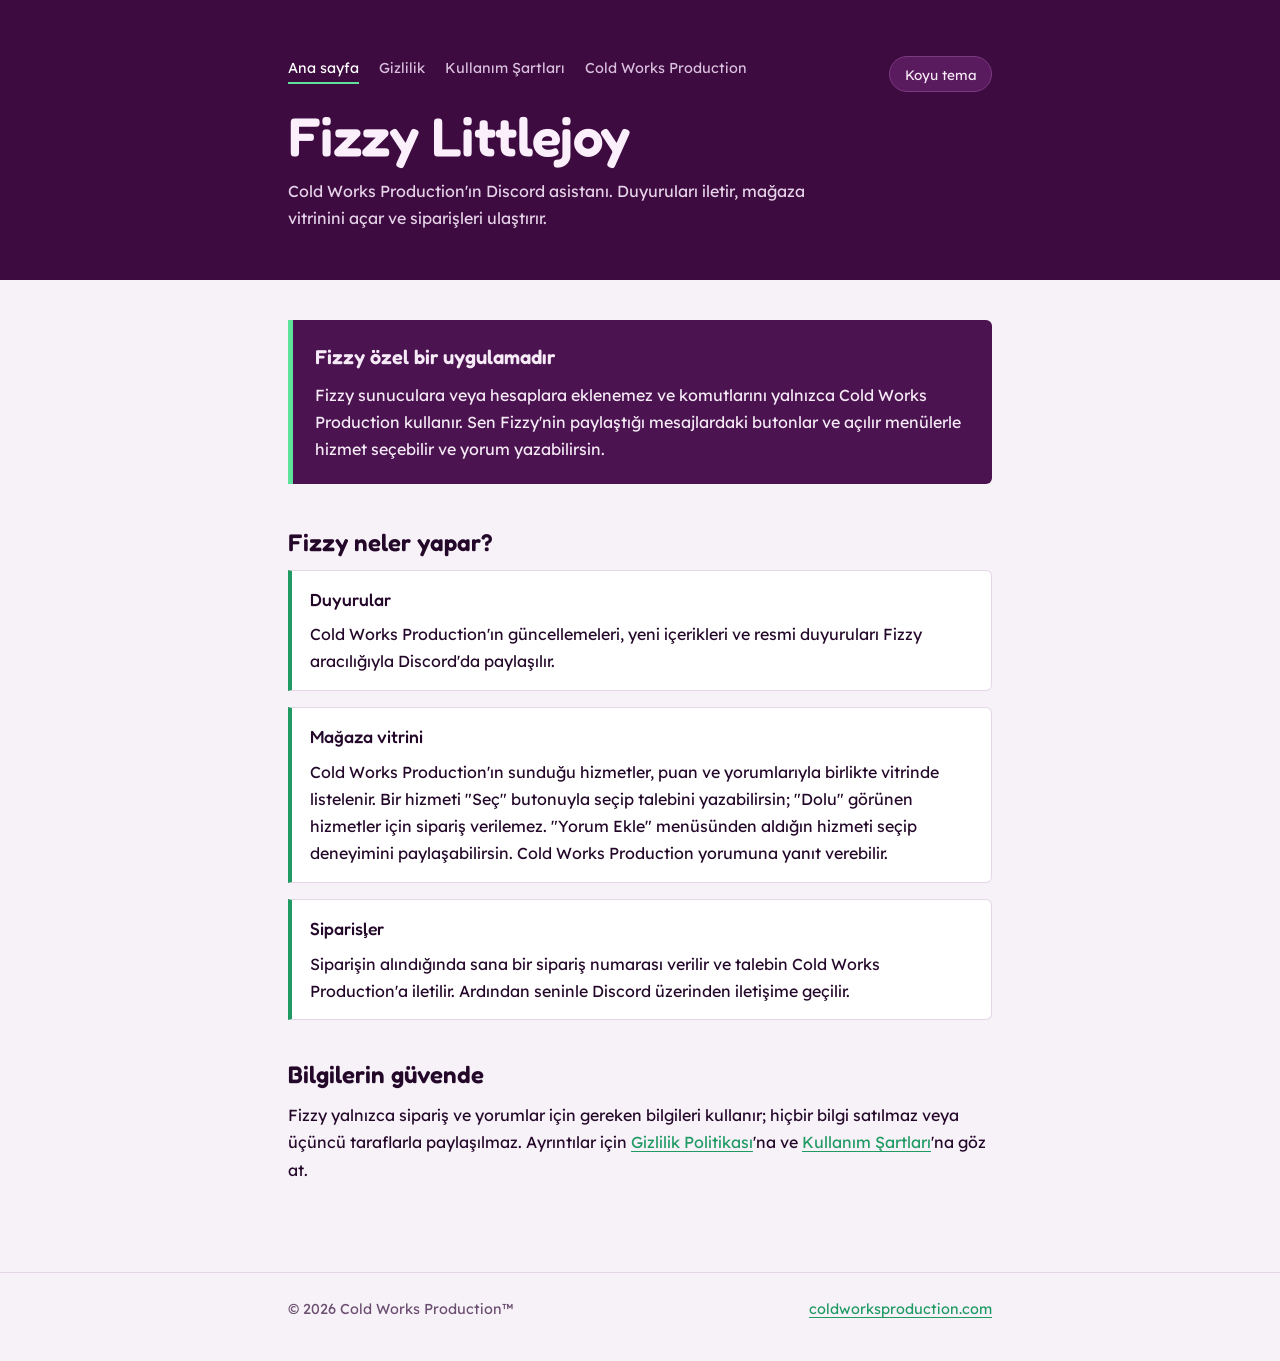
<file: index.html>
<!DOCTYPE html>
<html lang="tr">
<head>
<meta charset="UTF-8">
<meta name="viewport" content="width=device-width, initial-scale=1, viewport-fit=cover">
<title>Fizzy Littlejoy — Cold Works Production</title>
<meta name="description" content="Fizzy Littlejoy, Cold Works Production'ın duyuru ve mağaza asistanı Discord uygulaması.">
<link rel="icon" href="data:image/svg+xml,<svg xmlns='http://www.w3.org/2000/svg' viewBox='0 0 100 100'><text y='.9em' font-size='90'>🫧</text></svg>">
<link rel="preconnect" href="https://fonts.googleapis.com">
<link rel="preconnect" href="https://fonts.gstatic.com" crossorigin>
<link href="https://fonts.googleapis.com/css2?family=Fredoka:wght@500;600&family=Lexend:wght@400;500&display=swap" rel="stylesheet">
<link rel="stylesheet" href="style.css">
</head>
<body>

<header>
  <div class="wrap">
    <button class="theme-toggle" type="button" id="themeToggle" aria-label="Temayı değiştir">Koyu tema</button>
    <nav class="site-nav" aria-label="Site menüsü">
      <a href="./" aria-current="page">Ana sayfa</a>
      <a href="privacy/">Gizlilik</a>
      <a href="terms/">Kullanım Şartları</a>
      <a href="https://coldworksproduction.com/">Cold Works Production</a>
    </nav>
    <h1>Fizzy Littlejoy</h1>
    <p>Cold Works Production'ın Discord asistanı. Duyuruları iletir, mağaza vitrinini açar ve siparişleri ulaştırır.</p>
  </div>
</header>

<main>
  <div class="wrap">

    <div class="summary">
      <h2>Fizzy özel bir uygulamadır</h2>
      <p>Fizzy sunuculara veya hesaplara eklenemez ve komutlarını yalnızca Cold Works Production kullanır. Sen Fizzy'nin paylaştığı mesajlardaki butonlar ve açılır menülerle hizmet seçebilir ve yorum yazabilirsin.</p>
    </div>

    <section id="neler-yapar">
      <h2>Fizzy neler yapar?</h2>

      <div class="data">
        <h3>Duyurular</h3>
        <p>Cold Works Production'ın güncellemeleri, yeni içerikleri ve resmi duyuruları Fizzy aracılığıyla Discord'da paylaşılır.</p>
      </div>

      <div class="data">
        <h3>Mağaza vitrini</h3>
        <p>Cold Works Production'ın sunduğu hizmetler, puan ve yorumlarıyla birlikte vitrinde listelenir. Bir hizmeti "Seç" butonuyla seçip talebini yazabilirsin; "Dolu" görünen hizmetler için sipariş verilemez. "Yorum Ekle" menüsünden aldığın hizmeti seçip deneyimini paylaşabilirsin. Cold Works Production yorumuna yanıt verebilir.</p>
      </div>

      <div class="data">
        <h3>Siparişler</h3>
        <p>Siparişin alındığında sana bir sipariş numarası verilir ve talebin Cold Works Production'a iletilir. Ardından seninle Discord üzerinden iletişime geçilir.</p>
      </div>
    </section>

    <section id="gizlilik">
      <h2>Bilgilerin güvende</h2>
      <p>Fizzy yalnızca sipariş ve yorumlar için gereken bilgileri kullanır; hiçbir bilgi satılmaz veya üçüncü taraflarla paylaşılmaz. Ayrıntılar için <a href="privacy/">Gizlilik Politikası</a>'na ve <a href="terms/">Kullanım Şartları</a>'na göz at.</p>
    </section>

  </div>
</main>

<footer>
  <div class="wrap">
    <span>© <span id="year">2026</span> Cold Works Production™</span>
    <a href="https://coldworksproduction.com/">coldworksproduction.com</a>
  </div>
</footer>

<script src="script.js"></script>
</body>
</html>
</file>
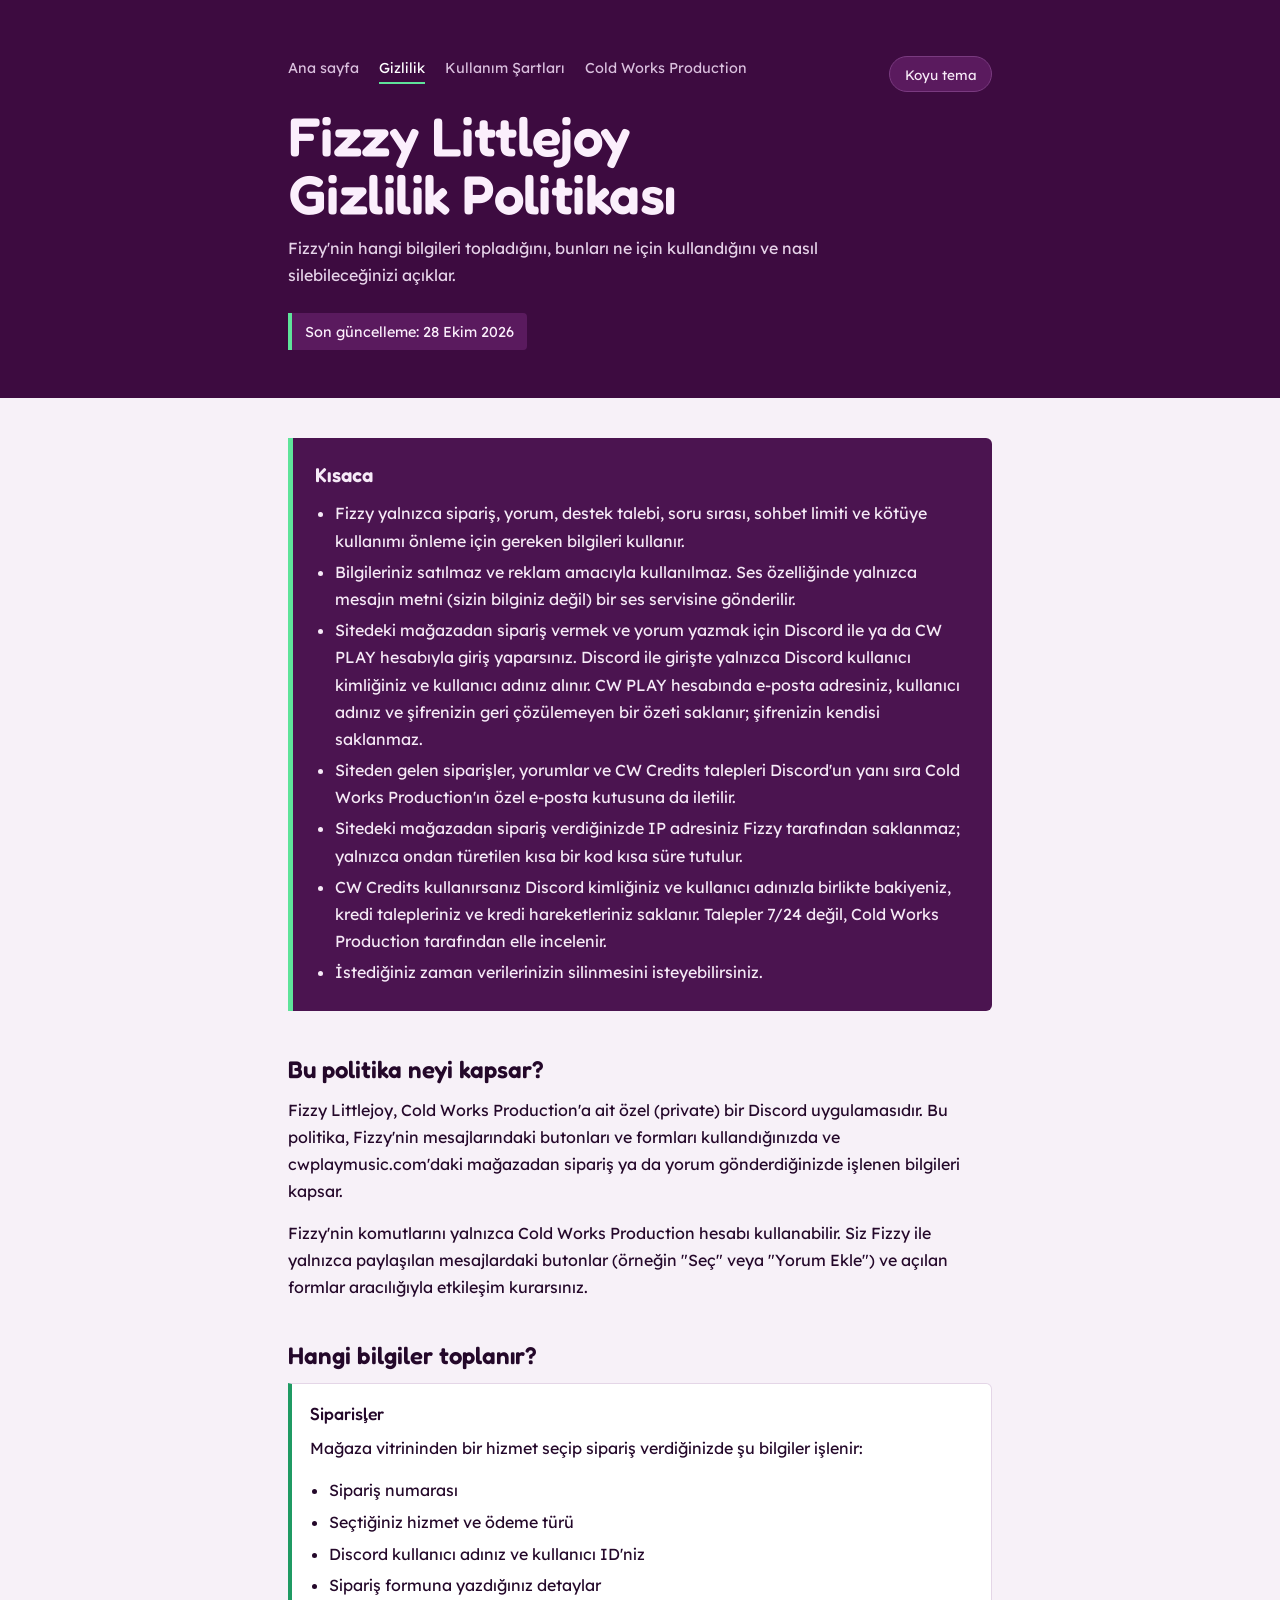
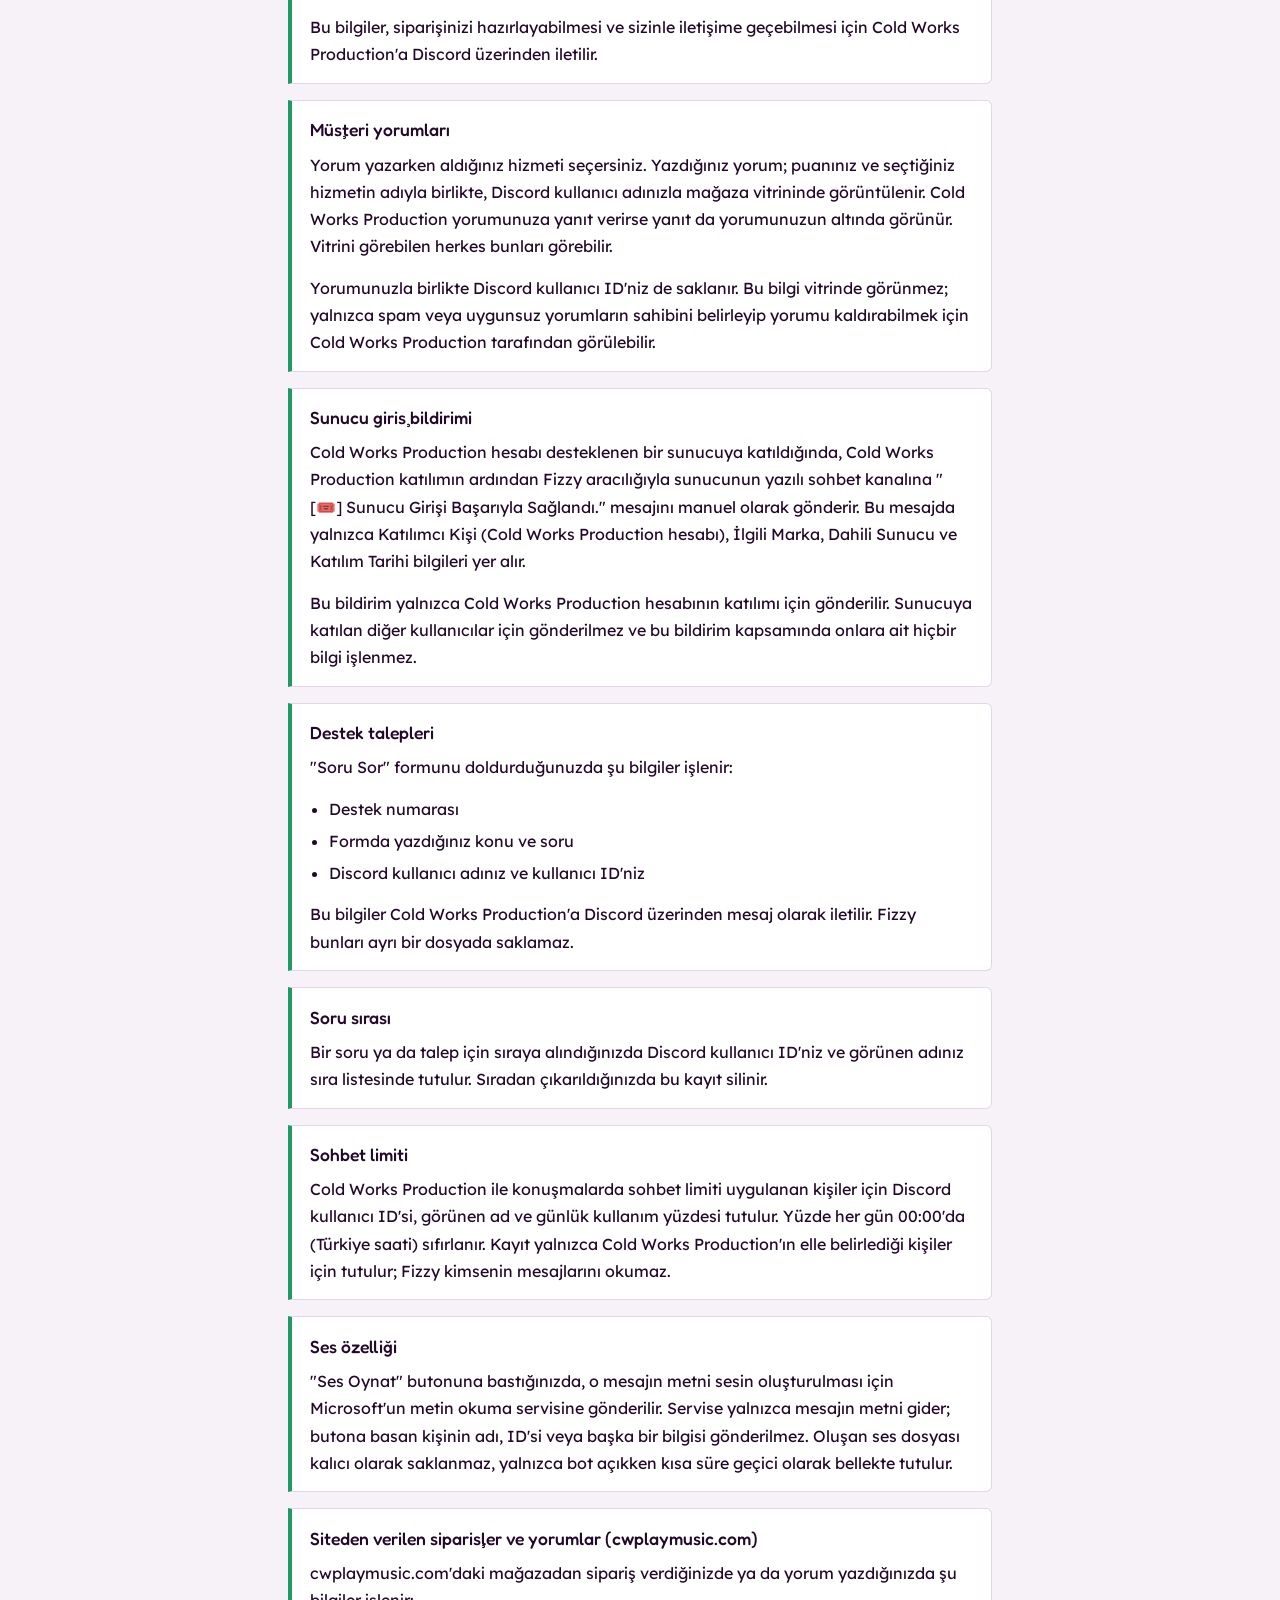
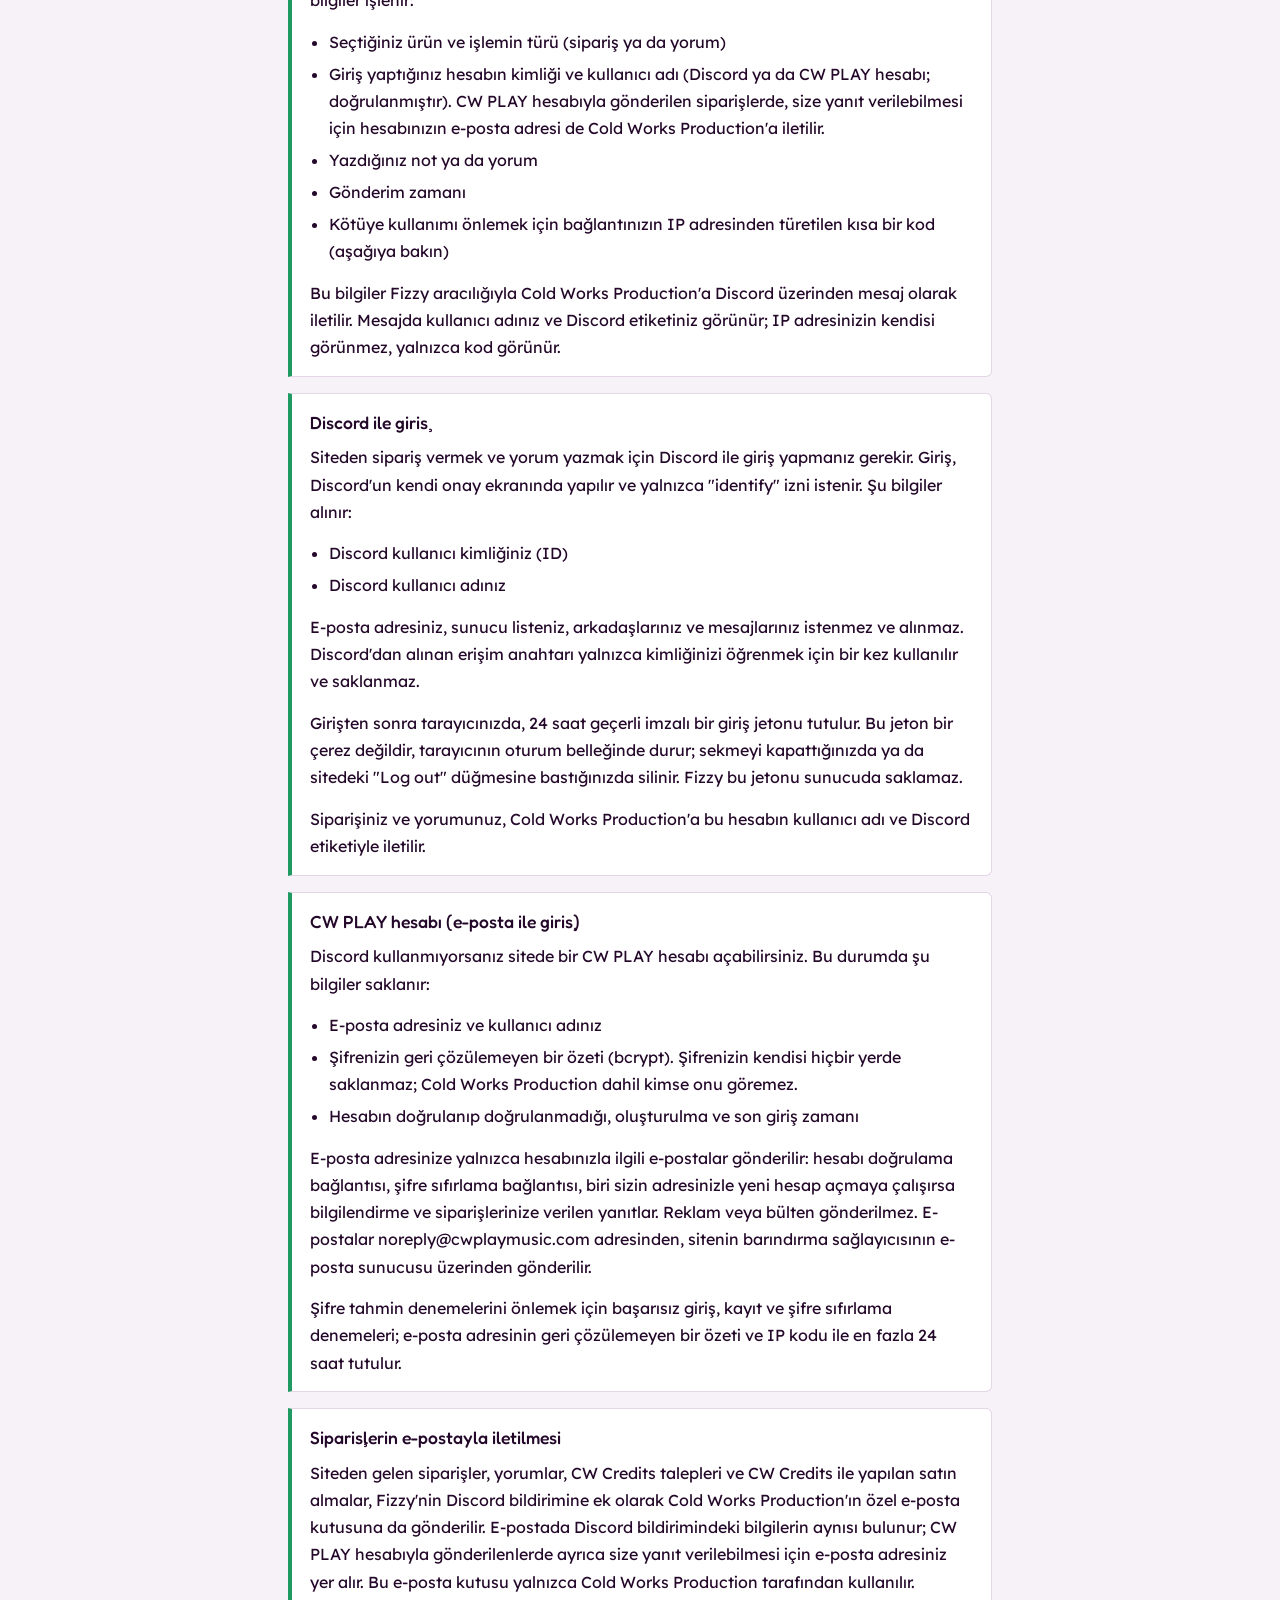
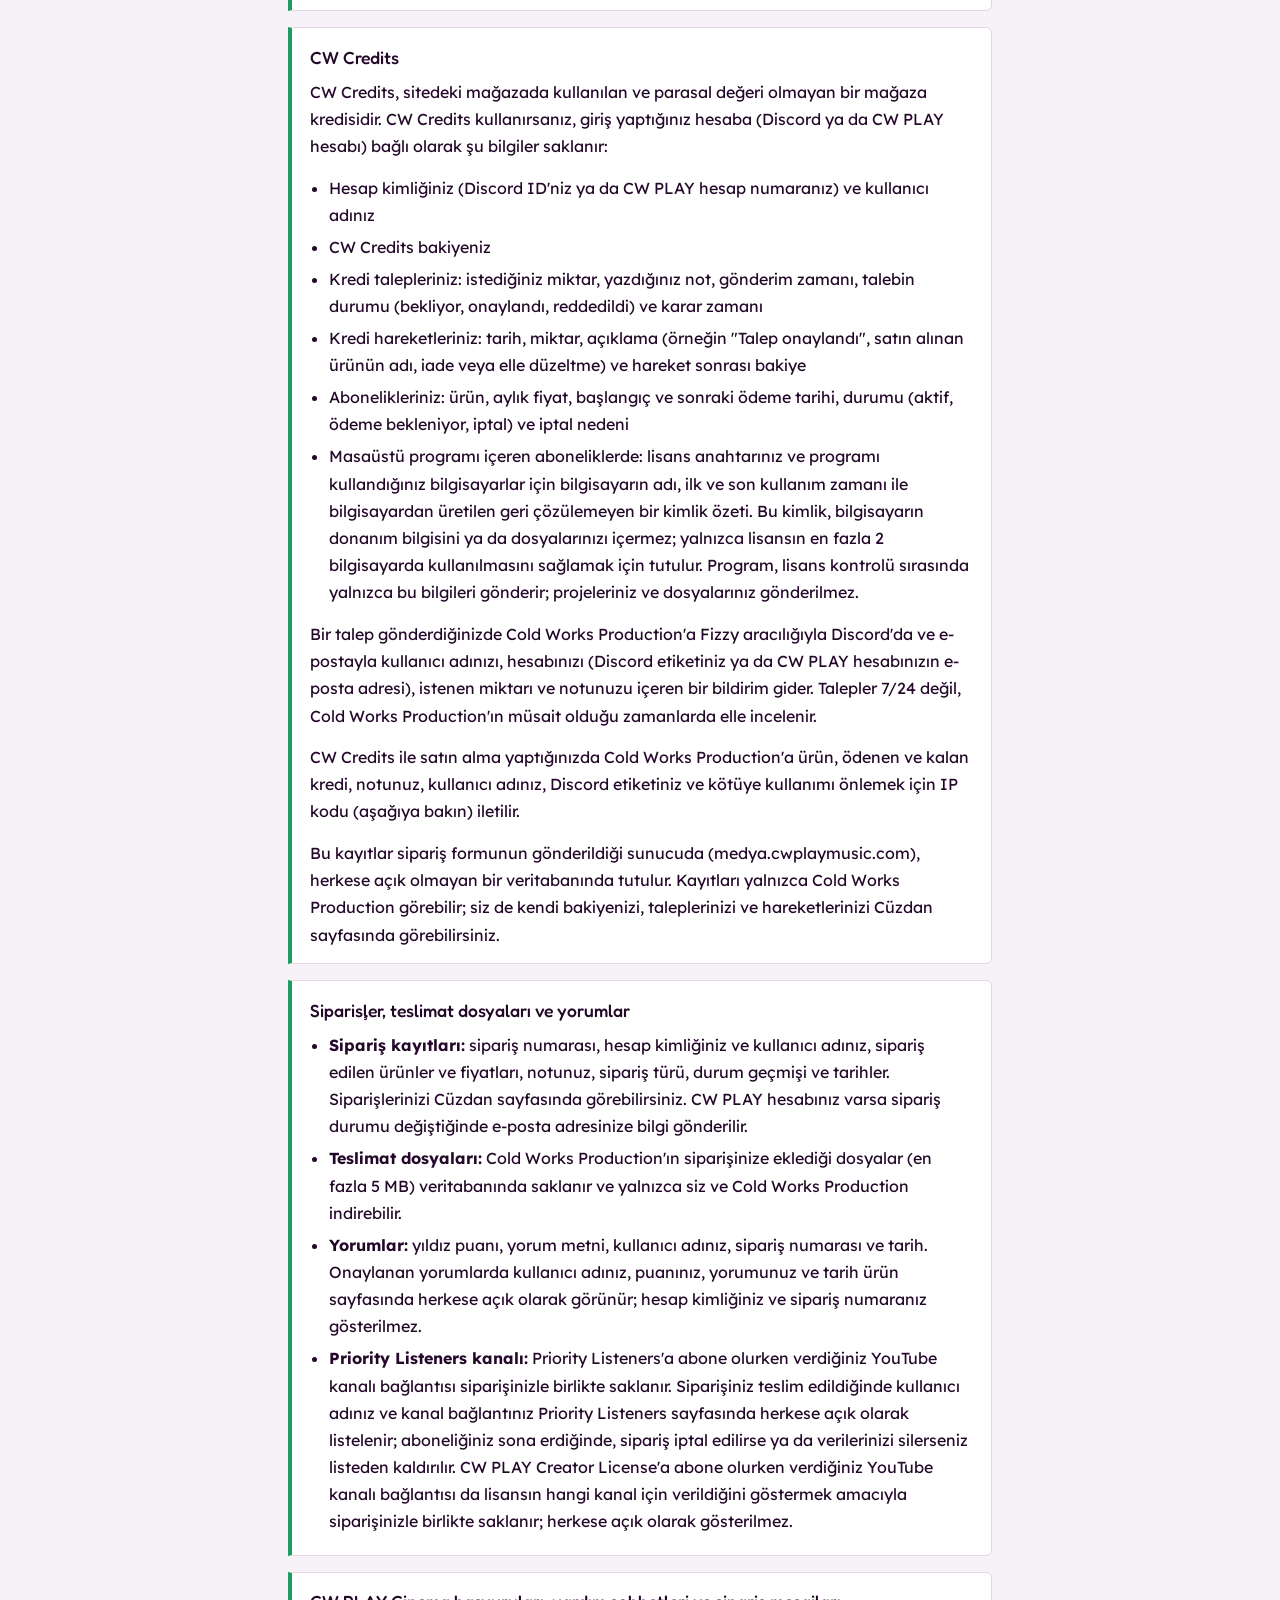
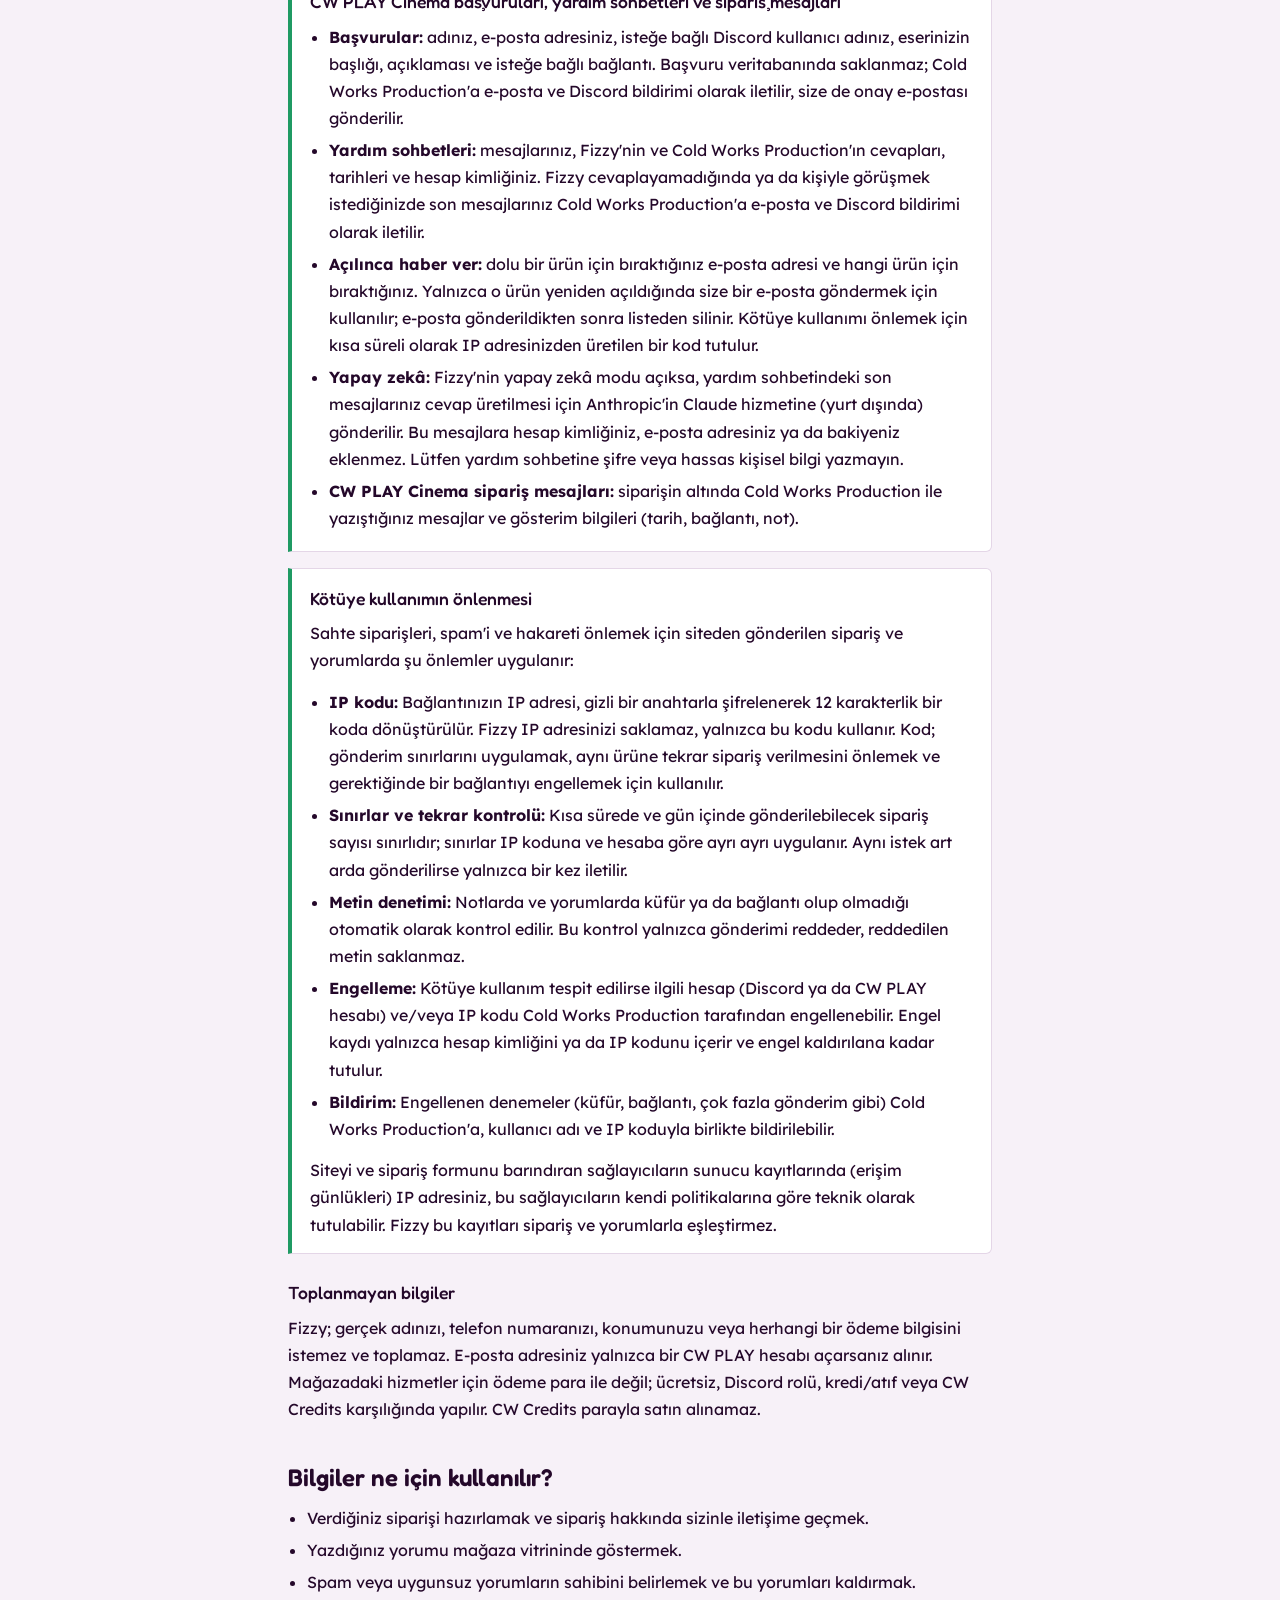
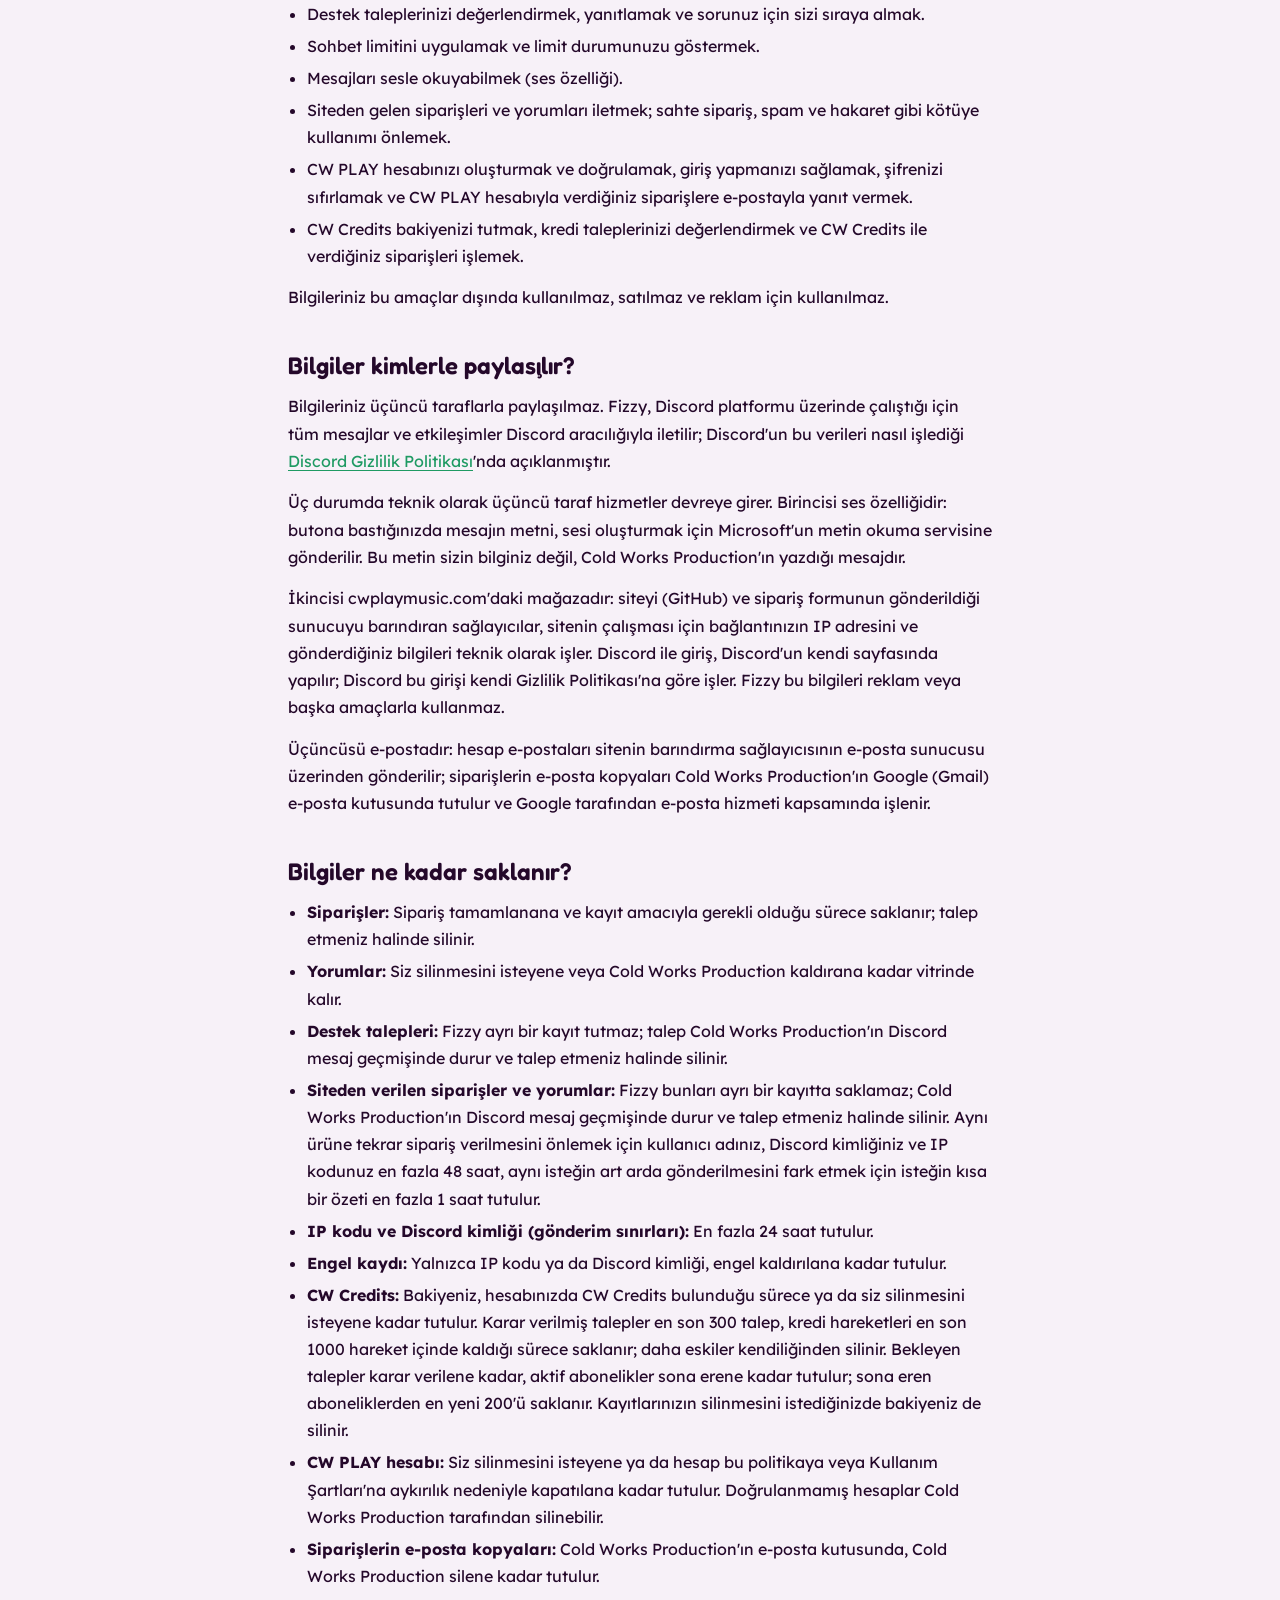
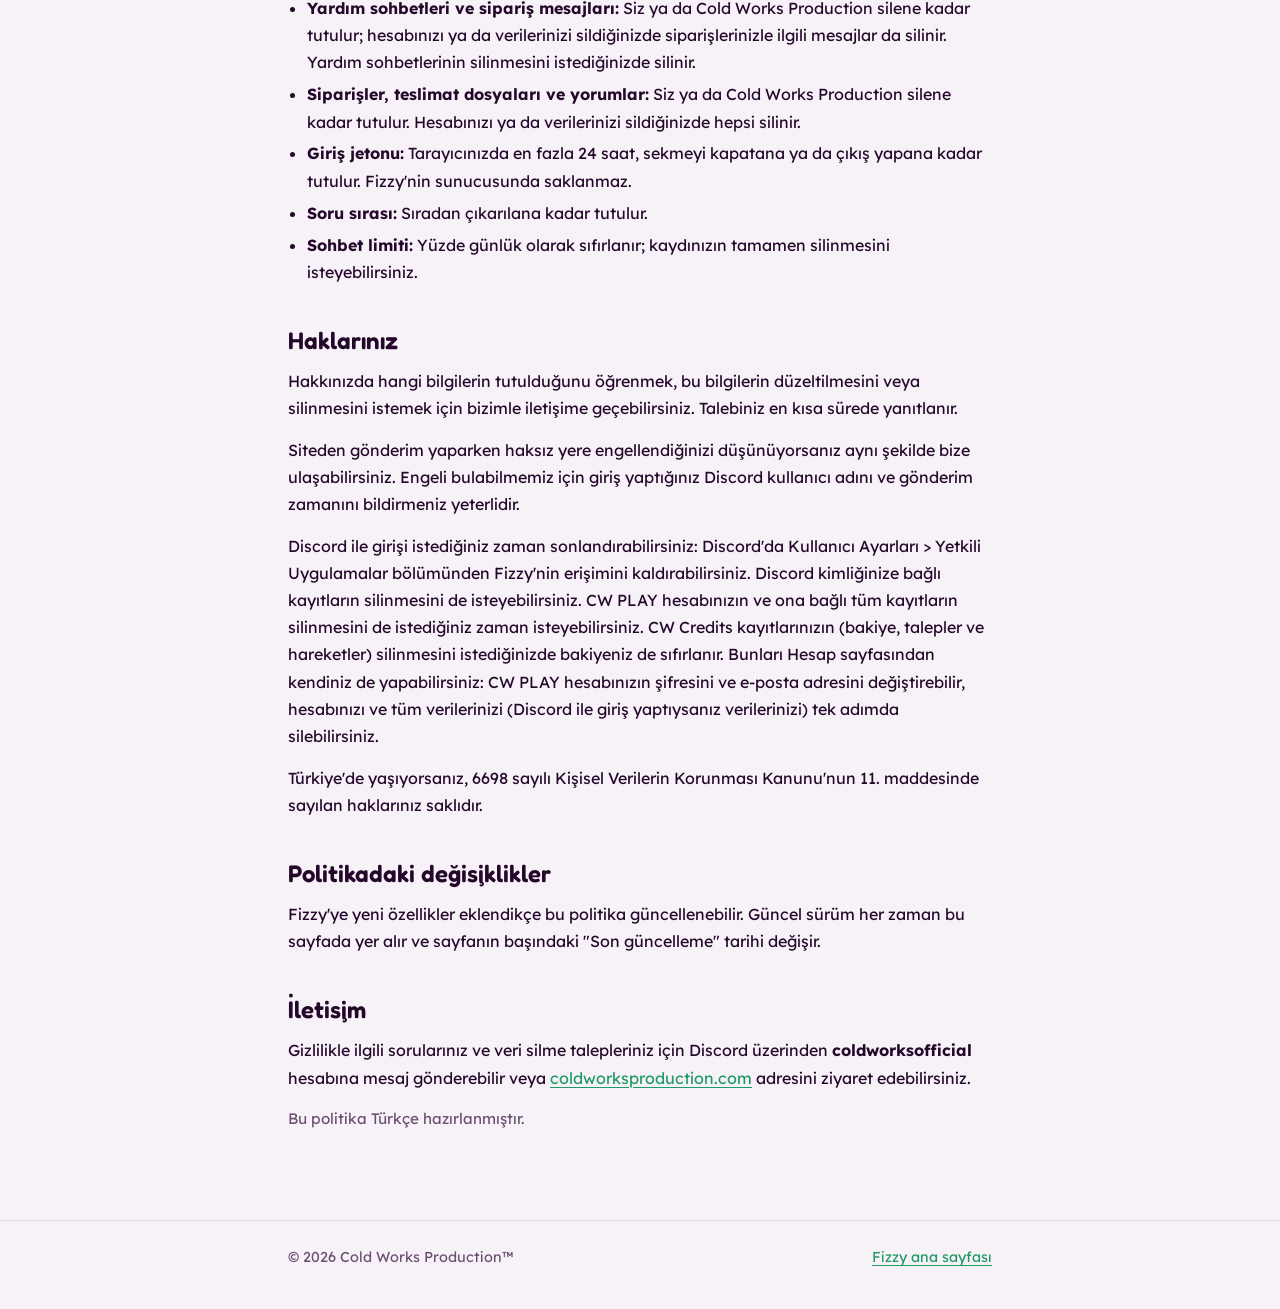
<file: privacy/index.html>
<!DOCTYPE html>
<html lang="tr">
<head>
<meta charset="UTF-8">
<meta name="viewport" content="width=device-width, initial-scale=1, viewport-fit=cover">
<title>Fizzy Littlejoy — Gizlilik Politikası</title>
<meta name="description" content="Fizzy Littlejoy Discord uygulamasının gizlilik politikası. Cold Works Production.">
<link rel="icon" href="data:image/svg+xml,<svg xmlns='http://www.w3.org/2000/svg' viewBox='0 0 100 100'><text y='.9em' font-size='90'>🫧</text></svg>">
<link rel="preconnect" href="https://fonts.googleapis.com">
<link rel="preconnect" href="https://fonts.gstatic.com" crossorigin>
<link href="https://fonts.googleapis.com/css2?family=Fredoka:wght@500;600&family=Lexend:wght@400;500&display=swap" rel="stylesheet">
<link rel="stylesheet" href="../style.css">
</head>
<body>

<header>
  <div class="wrap">
    <button class="theme-toggle" type="button" id="themeToggle" aria-label="Temayı değiştir">Koyu tema</button>
    <nav class="site-nav" aria-label="Site menüsü">
      <a href="../">Ana sayfa</a>
      <a href="./" aria-current="page">Gizlilik</a>
      <a href="../terms/">Kullanım Şartları</a>
      <a href="https://coldworksproduction.com/">Cold Works Production</a>
    </nav>
    <h1>Fizzy Littlejoy<br>Gizlilik Politikası</h1>
    <p>Fizzy'nin hangi bilgileri topladığını, bunları ne için kullandığını ve nasıl silebileceğinizi açıklar.</p>
    <div class="updated">Son güncelleme: 28 Ekim 2026</div>
  </div>
</header>

<main>
  <div class="wrap">

    <div class="summary">
      <h2>Kısaca</h2>
      <ul>
        <li>Fizzy yalnızca sipariş, yorum, destek talebi, soru sırası, sohbet limiti ve kötüye kullanımı önleme için gereken bilgileri kullanır.</li>
        <li>Bilgileriniz satılmaz ve reklam amacıyla kullanılmaz. Ses özelliğinde yalnızca mesajın metni (sizin bilginiz değil) bir ses servisine gönderilir.</li>
        <li>Sitedeki mağazadan sipariş vermek ve yorum yazmak için Discord ile ya da CW PLAY hesabıyla giriş yaparsınız. Discord ile girişte yalnızca Discord kullanıcı kimliğiniz ve kullanıcı adınız alınır. CW PLAY hesabında e-posta adresiniz, kullanıcı adınız ve şifrenizin geri çözülemeyen bir özeti saklanır; şifrenizin kendisi saklanmaz.</li>
        <li>Siteden gelen siparişler, yorumlar ve CW Credits talepleri Discord'un yanı sıra Cold Works Production'ın özel e-posta kutusuna da iletilir.</li>
        <li>Sitedeki mağazadan sipariş verdiğinizde IP adresiniz Fizzy tarafından saklanmaz; yalnızca ondan türetilen kısa bir kod kısa süre tutulur.</li>
        <li>CW Credits kullanırsanız Discord kimliğiniz ve kullanıcı adınızla birlikte bakiyeniz, kredi talepleriniz ve kredi hareketleriniz saklanır. Talepler 7/24 değil, Cold Works Production tarafından elle incelenir.</li>
        <li>İstediğiniz zaman verilerinizin silinmesini isteyebilirsiniz.</li>
      </ul>
    </div>

    <section id="hakkinda">
      <h2>Bu politika neyi kapsar?</h2>
      <p>Fizzy Littlejoy, Cold Works Production'a ait özel (private) bir Discord uygulamasıdır. Bu politika, Fizzy'nin mesajlarındaki butonları ve formları kullandığınızda ve cwplaymusic.com'daki mağazadan sipariş ya da yorum gönderdiğinizde işlenen bilgileri kapsar.</p>
      <p>Fizzy'nin komutlarını yalnızca Cold Works Production hesabı kullanabilir. Siz Fizzy ile yalnızca paylaşılan mesajlardaki butonlar (örneğin "Seç" veya "Yorum Ekle") ve açılan formlar aracılığıyla etkileşim kurarsınız.</p>
    </section>

    <section id="veriler">
      <h2>Hangi bilgiler toplanır?</h2>

      <div class="data">
        <h3>Siparişler</h3>
        <p>Mağaza vitrininden bir hizmet seçip sipariş verdiğinizde şu bilgiler işlenir:</p>
        <ul>
          <li>Sipariş numarası</li>
          <li>Seçtiğiniz hizmet ve ödeme türü</li>
          <li>Discord kullanıcı adınız ve kullanıcı ID'niz</li>
          <li>Sipariş formuna yazdığınız detaylar</li>
        </ul>
        <p>Bu bilgiler, siparişinizi hazırlayabilmesi ve sizinle iletişime geçebilmesi için Cold Works Production'a Discord üzerinden iletilir.</p>
      </div>

      <div class="data">
        <h3>Müşteri yorumları</h3>
        <p>Yorum yazarken aldığınız hizmeti seçersiniz. Yazdığınız yorum; puanınız ve seçtiğiniz hizmetin adıyla birlikte, Discord kullanıcı adınızla mağaza vitrininde görüntülenir. Cold Works Production yorumunuza yanıt verirse yanıt da yorumunuzun altında görünür. Vitrini görebilen herkes bunları görebilir.</p>
        <p>Yorumunuzla birlikte Discord kullanıcı ID'niz de saklanır. Bu bilgi vitrinde görünmez; yalnızca spam veya uygunsuz yorumların sahibini belirleyip yorumu kaldırabilmek için Cold Works Production tarafından görülebilir.</p>
      </div>

      <div class="data">
        <h3>Sunucu giriş bildirimi</h3>
        <p>Cold Works Production hesabı desteklenen bir sunucuya katıldığında, Cold Works Production katılımın ardından Fizzy aracılığıyla sunucunun yazılı sohbet kanalına "[🎟️] Sunucu Girişi Başarıyla Sağlandı." mesajını manuel olarak gönderir. Bu mesajda yalnızca Katılımcı Kişi (Cold Works Production hesabı), İlgili Marka, Dahili Sunucu ve Katılım Tarihi bilgileri yer alır.</p>
        <p>Bu bildirim yalnızca Cold Works Production hesabının katılımı için gönderilir. Sunucuya katılan diğer kullanıcılar için gönderilmez ve bu bildirim kapsamında onlara ait hiçbir bilgi işlenmez.</p>
      </div>

      <div class="data">
        <h3>Destek talepleri</h3>
        <p>"Soru Sor" formunu doldurduğunuzda şu bilgiler işlenir:</p>
        <ul>
          <li>Destek numarası</li>
          <li>Formda yazdığınız konu ve soru</li>
          <li>Discord kullanıcı adınız ve kullanıcı ID'niz</li>
        </ul>
        <p>Bu bilgiler Cold Works Production'a Discord üzerinden mesaj olarak iletilir. Fizzy bunları ayrı bir dosyada saklamaz.</p>
      </div>

      <div class="data">
        <h3>Soru sırası</h3>
        <p>Bir soru ya da talep için sıraya alındığınızda Discord kullanıcı ID'niz ve görünen adınız sıra listesinde tutulur. Sıradan çıkarıldığınızda bu kayıt silinir.</p>
      </div>

      <div class="data">
        <h3>Sohbet limiti</h3>
        <p>Cold Works Production ile konuşmalarda sohbet limiti uygulanan kişiler için Discord kullanıcı ID'si, görünen ad ve günlük kullanım yüzdesi tutulur. Yüzde her gün 00:00'da (Türkiye saati) sıfırlanır. Kayıt yalnızca Cold Works Production'ın elle belirlediği kişiler için tutulur; Fizzy kimsenin mesajlarını okumaz.</p>
      </div>

      <div class="data">
        <h3>Ses özelliği</h3>
        <p>"Ses Oynat" butonuna bastığınızda, o mesajın metni sesin oluşturulması için Microsoft'un metin okuma servisine gönderilir. Servise yalnızca mesajın metni gider; butona basan kişinin adı, ID'si veya başka bir bilgisi gönderilmez. Oluşan ses dosyası kalıcı olarak saklanmaz, yalnızca bot açıkken kısa süre geçici olarak bellekte tutulur.</p>
      </div>

      <div class="data">
        <h3>Siteden verilen siparişler ve yorumlar (cwplaymusic.com)</h3>
        <p>cwplaymusic.com'daki mağazadan sipariş verdiğinizde ya da yorum yazdığınızda şu bilgiler işlenir:</p>
        <ul>
          <li>Seçtiğiniz ürün ve işlemin türü (sipariş ya da yorum)</li>
          <li>Giriş yaptığınız hesabın kimliği ve kullanıcı adı (Discord ya da CW PLAY hesabı; doğrulanmıştır). CW PLAY hesabıyla gönderilen siparişlerde, size yanıt verilebilmesi için hesabınızın e-posta adresi de Cold Works Production'a iletilir.</li>
          <li>Yazdığınız not ya da yorum</li>
          <li>Gönderim zamanı</li>
          <li>Kötüye kullanımı önlemek için bağlantınızın IP adresinden türetilen kısa bir kod (aşağıya bakın)</li>
        </ul>
        <p>Bu bilgiler Fizzy aracılığıyla Cold Works Production'a Discord üzerinden mesaj olarak iletilir. Mesajda kullanıcı adınız ve Discord etiketiniz görünür; IP adresinizin kendisi görünmez, yalnızca kod görünür.</p>
      </div>

      <div class="data">
        <h3>Discord ile giriş</h3>
        <p>Siteden sipariş vermek ve yorum yazmak için Discord ile giriş yapmanız gerekir. Giriş, Discord'un kendi onay ekranında yapılır ve yalnızca "identify" izni istenir. Şu bilgiler alınır:</p>
        <ul>
          <li>Discord kullanıcı kimliğiniz (ID)</li>
          <li>Discord kullanıcı adınız</li>
        </ul>
        <p>E-posta adresiniz, sunucu listeniz, arkadaşlarınız ve mesajlarınız istenmez ve alınmaz. Discord'dan alınan erişim anahtarı yalnızca kimliğinizi öğrenmek için bir kez kullanılır ve saklanmaz.</p>
        <p>Girişten sonra tarayıcınızda, 24 saat geçerli imzalı bir giriş jetonu tutulur. Bu jeton bir çerez değildir, tarayıcının oturum belleğinde durur; sekmeyi kapattığınızda ya da sitedeki "Log out" düğmesine bastığınızda silinir. Fizzy bu jetonu sunucuda saklamaz.</p>
        <p>Siparişiniz ve yorumunuz, Cold Works Production'a bu hesabın kullanıcı adı ve Discord etiketiyle iletilir.</p>
      </div>

      <div class="data">
        <h3>CW PLAY hesabı (e-posta ile giriş)</h3>
        <p>Discord kullanmıyorsanız sitede bir CW PLAY hesabı açabilirsiniz. Bu durumda şu bilgiler saklanır:</p>
        <ul>
          <li>E-posta adresiniz ve kullanıcı adınız</li>
          <li>Şifrenizin geri çözülemeyen bir özeti (bcrypt). Şifrenizin kendisi hiçbir yerde saklanmaz; Cold Works Production dahil kimse onu göremez.</li>
          <li>Hesabın doğrulanıp doğrulanmadığı, oluşturulma ve son giriş zamanı</li>
        </ul>
        <p>E-posta adresinize yalnızca hesabınızla ilgili e-postalar gönderilir: hesabı doğrulama bağlantısı, şifre sıfırlama bağlantısı, biri sizin adresinizle yeni hesap açmaya çalışırsa bilgilendirme ve siparişlerinize verilen yanıtlar. Reklam veya bülten gönderilmez. E-postalar noreply@cwplaymusic.com adresinden, sitenin barındırma sağlayıcısının e-posta sunucusu üzerinden gönderilir.</p>
        <p>Şifre tahmin denemelerini önlemek için başarısız giriş, kayıt ve şifre sıfırlama denemeleri; e-posta adresinin geri çözülemeyen bir özeti ve IP kodu ile en fazla 24 saat tutulur.</p>
      </div>

      <div class="data">
        <h3>Siparişlerin e-postayla iletilmesi</h3>
        <p>Siteden gelen siparişler, yorumlar, CW Credits talepleri ve CW Credits ile yapılan satın almalar, Fizzy'nin Discord bildirimine ek olarak Cold Works Production'ın özel e-posta kutusuna da gönderilir. E-postada Discord bildirimindeki bilgilerin aynısı bulunur; CW PLAY hesabıyla gönderilenlerde ayrıca size yanıt verilebilmesi için e-posta adresiniz yer alır. Bu e-posta kutusu yalnızca Cold Works Production tarafından kullanılır.</p>
      </div>

      <div class="data">
        <h3>CW Credits</h3>
        <p>CW Credits, sitedeki mağazada kullanılan ve parasal değeri olmayan bir mağaza kredisidir. CW Credits kullanırsanız, giriş yaptığınız hesaba (Discord ya da CW PLAY hesabı) bağlı olarak şu bilgiler saklanır:</p>
        <ul>
          <li>Hesap kimliğiniz (Discord ID'niz ya da CW PLAY hesap numaranız) ve kullanıcı adınız</li>
          <li>CW Credits bakiyeniz</li>
          <li>Kredi talepleriniz: istediğiniz miktar, yazdığınız not, gönderim zamanı, talebin durumu (bekliyor, onaylandı, reddedildi) ve karar zamanı</li>
          <li>Kredi hareketleriniz: tarih, miktar, açıklama (örneğin "Talep onaylandı", satın alınan ürünün adı, iade veya elle düzeltme) ve hareket sonrası bakiye</li>
          <li>Abonelikleriniz: ürün, aylık fiyat, başlangıç ve sonraki ödeme tarihi, durumu (aktif, ödeme bekleniyor, iptal) ve iptal nedeni</li>
          <li>Masaüstü programı içeren aboneliklerde: lisans anahtarınız ve programı kullandığınız bilgisayarlar için bilgisayarın adı, ilk ve son kullanım zamanı ile bilgisayardan üretilen geri çözülemeyen bir kimlik özeti. Bu kimlik, bilgisayarın donanım bilgisini ya da dosyalarınızı içermez; yalnızca lisansın en fazla 2 bilgisayarda kullanılmasını sağlamak için tutulur. Program, lisans kontrolü sırasında yalnızca bu bilgileri gönderir; projeleriniz ve dosyalarınız gönderilmez.</li>
        </ul>
        <p>Bir talep gönderdiğinizde Cold Works Production'a Fizzy aracılığıyla Discord'da ve e-postayla kullanıcı adınızı, hesabınızı (Discord etiketiniz ya da CW PLAY hesabınızın e-posta adresi), istenen miktarı ve notunuzu içeren bir bildirim gider. Talepler 7/24 değil, Cold Works Production'ın müsait olduğu zamanlarda elle incelenir.</p>
        <p>CW Credits ile satın alma yaptığınızda Cold Works Production'a ürün, ödenen ve kalan kredi, notunuz, kullanıcı adınız, Discord etiketiniz ve kötüye kullanımı önlemek için IP kodu (aşağıya bakın) iletilir.</p>
        <p>Bu kayıtlar sipariş formunun gönderildiği sunucuda (medya.cwplaymusic.com), herkese açık olmayan bir veritabanında tutulur. Kayıtları yalnızca Cold Works Production görebilir; siz de kendi bakiyenizi, taleplerinizi ve hareketlerinizi Cüzdan sayfasında görebilirsiniz.</p>
      </div>

      <div class="data">
        <h3>Siparişler, teslimat dosyaları ve yorumlar</h3>
        <ul>
          <li><strong>Sipariş kayıtları:</strong> sipariş numarası, hesap kimliğiniz ve kullanıcı adınız, sipariş edilen ürünler ve fiyatları, notunuz, sipariş türü, durum geçmişi ve tarihler. Siparişlerinizi Cüzdan sayfasında görebilirsiniz. CW PLAY hesabınız varsa sipariş durumu değiştiğinde e-posta adresinize bilgi gönderilir.</li>
          <li><strong>Teslimat dosyaları:</strong> Cold Works Production'ın siparişinize eklediği dosyalar (en fazla 5 MB) veritabanında saklanır ve yalnızca siz ve Cold Works Production indirebilir.</li>
          <li><strong>Yorumlar:</strong> yıldız puanı, yorum metni, kullanıcı adınız, sipariş numarası ve tarih. Onaylanan yorumlarda kullanıcı adınız, puanınız, yorumunuz ve tarih ürün sayfasında herkese açık olarak görünür; hesap kimliğiniz ve sipariş numaranız gösterilmez.</li>
          <li><strong>Priority Listeners kanalı:</strong> Priority Listeners'a abone olurken verdiğiniz YouTube kanalı bağlantısı siparişinizle birlikte saklanır. Siparişiniz teslim edildiğinde kullanıcı adınız ve kanal bağlantınız Priority Listeners sayfasında herkese açık olarak listelenir; aboneliğiniz sona erdiğinde, sipariş iptal edilirse ya da verilerinizi silerseniz listeden kaldırılır. CW PLAY Creator License'a abone olurken verdiğiniz YouTube kanalı bağlantısı da lisansın hangi kanal için verildiğini göstermek amacıyla siparişinizle birlikte saklanır; herkese açık olarak gösterilmez.</li>
        </ul>
      </div>

      <div class="data">
        <h3>CW PLAY Cinema başvuruları, yardım sohbetleri ve sipariş mesajları</h3>
        <ul>
          <li><strong>Başvurular:</strong> adınız, e-posta adresiniz, isteğe bağlı Discord kullanıcı adınız, eserinizin başlığı, açıklaması ve isteğe bağlı bağlantı. Başvuru veritabanında saklanmaz; Cold Works Production'a e-posta ve Discord bildirimi olarak iletilir, size de onay e-postası gönderilir.</li>
          <li><strong>Yardım sohbetleri:</strong> mesajlarınız, Fizzy'nin ve Cold Works Production'ın cevapları, tarihleri ve hesap kimliğiniz. Fizzy cevaplayamadığında ya da kişiyle görüşmek istediğinizde son mesajlarınız Cold Works Production'a e-posta ve Discord bildirimi olarak iletilir.</li>
          <li><strong>Açılınca haber ver:</strong> dolu bir ürün için bıraktığınız e-posta adresi ve hangi ürün için bıraktığınız. Yalnızca o ürün yeniden açıldığında size bir e-posta göndermek için kullanılır; e-posta gönderildikten sonra listeden silinir. Kötüye kullanımı önlemek için kısa süreli olarak IP adresinizden üretilen bir kod tutulur.</li>
          <li><strong>Yapay zekâ:</strong> Fizzy'nin yapay zekâ modu açıksa, yardım sohbetindeki son mesajlarınız cevap üretilmesi için Anthropic'in Claude hizmetine (yurt dışında) gönderilir. Bu mesajlara hesap kimliğiniz, e-posta adresiniz ya da bakiyeniz eklenmez. Lütfen yardım sohbetine şifre veya hassas kişisel bilgi yazmayın.</li>
          <li><strong>CW PLAY Cinema sipariş mesajları:</strong> siparişin altında Cold Works Production ile yazıştığınız mesajlar ve gösterim bilgileri (tarih, bağlantı, not).</li>
        </ul>
      </div>

      <div class="data">
        <h3>Kötüye kullanımın önlenmesi</h3>
        <p>Sahte siparişleri, spam'i ve hakareti önlemek için siteden gönderilen sipariş ve yorumlarda şu önlemler uygulanır:</p>
        <ul>
          <li><strong>IP kodu:</strong> Bağlantınızın IP adresi, gizli bir anahtarla şifrelenerek 12 karakterlik bir koda dönüştürülür. Fizzy IP adresinizi saklamaz, yalnızca bu kodu kullanır. Kod; gönderim sınırlarını uygulamak, aynı ürüne tekrar sipariş verilmesini önlemek ve gerektiğinde bir bağlantıyı engellemek için kullanılır.</li>
          <li><strong>Sınırlar ve tekrar kontrolü:</strong> Kısa sürede ve gün içinde gönderilebilecek sipariş sayısı sınırlıdır; sınırlar IP koduna ve hesaba göre ayrı ayrı uygulanır. Aynı istek art arda gönderilirse yalnızca bir kez iletilir.</li>
          <li><strong>Metin denetimi:</strong> Notlarda ve yorumlarda küfür ya da bağlantı olup olmadığı otomatik olarak kontrol edilir. Bu kontrol yalnızca gönderimi reddeder, reddedilen metin saklanmaz.</li>
          <li><strong>Engelleme:</strong> Kötüye kullanım tespit edilirse ilgili hesap (Discord ya da CW PLAY hesabı) ve/veya IP kodu Cold Works Production tarafından engellenebilir. Engel kaydı yalnızca hesap kimliğini ya da IP kodunu içerir ve engel kaldırılana kadar tutulur.</li>
          <li><strong>Bildirim:</strong> Engellenen denemeler (küfür, bağlantı, çok fazla gönderim gibi) Cold Works Production'a, kullanıcı adı ve IP koduyla birlikte bildirilebilir.</li>
        </ul>
        <p>Siteyi ve sipariş formunu barındıran sağlayıcıların sunucu kayıtlarında (erişim günlükleri) IP adresiniz, bu sağlayıcıların kendi politikalarına göre teknik olarak tutulabilir. Fizzy bu kayıtları sipariş ve yorumlarla eşleştirmez.</p>
      </div>

      <h3>Toplanmayan bilgiler</h3>
      <p>Fizzy; gerçek adınızı, telefon numaranızı, konumunuzu veya herhangi bir ödeme bilgisini istemez ve toplamaz. E-posta adresiniz yalnızca bir CW PLAY hesabı açarsanız alınır. Mağazadaki hizmetler için ödeme para ile değil; ücretsiz, Discord rolü, kredi/atıf veya CW Credits karşılığında yapılır. CW Credits parayla satın alınamaz.</p>
    </section>

    <section id="kullanim">
      <h2>Bilgiler ne için kullanılır?</h2>
      <ul>
        <li>Verdiğiniz siparişi hazırlamak ve sipariş hakkında sizinle iletişime geçmek.</li>
        <li>Yazdığınız yorumu mağaza vitrininde göstermek.</li>
        <li>Spam veya uygunsuz yorumların sahibini belirlemek ve bu yorumları kaldırmak.</li>
        <li>Destek taleplerinizi değerlendirmek, yanıtlamak ve sorunuz için sizi sıraya almak.</li>
        <li>Sohbet limitini uygulamak ve limit durumunuzu göstermek.</li>
        <li>Mesajları sesle okuyabilmek (ses özelliği).</li>
        <li>Siteden gelen siparişleri ve yorumları iletmek; sahte sipariş, spam ve hakaret gibi kötüye kullanımı önlemek.</li>
        <li>CW PLAY hesabınızı oluşturmak ve doğrulamak, giriş yapmanızı sağlamak, şifrenizi sıfırlamak ve CW PLAY hesabıyla verdiğiniz siparişlere e-postayla yanıt vermek.</li>
        <li>CW Credits bakiyenizi tutmak, kredi taleplerinizi değerlendirmek ve CW Credits ile verdiğiniz siparişleri işlemek.</li>
      </ul>
      <p>Bilgileriniz bu amaçlar dışında kullanılmaz, satılmaz ve reklam için kullanılmaz.</p>
    </section>

    <section id="paylasim">
      <h2>Bilgiler kimlerle paylaşılır?</h2>
      <p>Bilgileriniz üçüncü taraflarla paylaşılmaz. Fizzy, Discord platformu üzerinde çalıştığı için tüm mesajlar ve etkileşimler Discord aracılığıyla iletilir; Discord'un bu verileri nasıl işlediği <a href="https://discord.com/privacy" rel="noopener">Discord Gizlilik Politikası</a>'nda açıklanmıştır.</p>
      <p>Üç durumda teknik olarak üçüncü taraf hizmetler devreye girer. Birincisi ses özelliğidir: butona bastığınızda mesajın metni, sesi oluşturmak için Microsoft'un metin okuma servisine gönderilir. Bu metin sizin bilginiz değil, Cold Works Production'ın yazdığı mesajdır.</p>
      <p>İkincisi cwplaymusic.com'daki mağazadır: siteyi (GitHub) ve sipariş formunun gönderildiği sunucuyu barındıran sağlayıcılar, sitenin çalışması için bağlantınızın IP adresini ve gönderdiğiniz bilgileri teknik olarak işler. Discord ile giriş, Discord'un kendi sayfasında yapılır; Discord bu girişi kendi Gizlilik Politikası'na göre işler. Fizzy bu bilgileri reklam veya başka amaçlarla kullanmaz.</p>
      <p>Üçüncüsü e-postadır: hesap e-postaları sitenin barındırma sağlayıcısının e-posta sunucusu üzerinden gönderilir; siparişlerin e-posta kopyaları Cold Works Production'ın Google (Gmail) e-posta kutusunda tutulur ve Google tarafından e-posta hizmeti kapsamında işlenir.</p>
    </section>

    <section id="saklama">
      <h2>Bilgiler ne kadar saklanır?</h2>
      <ul>
        <li><strong>Siparişler:</strong> Sipariş tamamlanana ve kayıt amacıyla gerekli olduğu sürece saklanır; talep etmeniz halinde silinir.</li>
        <li><strong>Yorumlar:</strong> Siz silinmesini isteyene veya Cold Works Production kaldırana kadar vitrinde kalır.</li>
        <li><strong>Destek talepleri:</strong> Fizzy ayrı bir kayıt tutmaz; talep Cold Works Production'ın Discord mesaj geçmişinde durur ve talep etmeniz halinde silinir.</li>
        <li><strong>Siteden verilen siparişler ve yorumlar:</strong> Fizzy bunları ayrı bir kayıtta saklamaz; Cold Works Production'ın Discord mesaj geçmişinde durur ve talep etmeniz halinde silinir. Aynı ürüne tekrar sipariş verilmesini önlemek için kullanıcı adınız, Discord kimliğiniz ve IP kodunuz en fazla 48 saat, aynı isteğin art arda gönderilmesini fark etmek için isteğin kısa bir özeti en fazla 1 saat tutulur.</li>
        <li><strong>IP kodu ve Discord kimliği (gönderim sınırları):</strong> En fazla 24 saat tutulur.</li>
        <li><strong>Engel kaydı:</strong> Yalnızca IP kodu ya da Discord kimliği, engel kaldırılana kadar tutulur.</li>
        <li><strong>CW Credits:</strong> Bakiyeniz, hesabınızda CW Credits bulunduğu sürece ya da siz silinmesini isteyene kadar tutulur. Karar verilmiş talepler en son 300 talep, kredi hareketleri en son 1000 hareket içinde kaldığı sürece saklanır; daha eskiler kendiliğinden silinir. Bekleyen talepler karar verilene kadar, aktif abonelikler sona erene kadar tutulur; sona eren aboneliklerden en yeni 200'ü saklanır. Kayıtlarınızın silinmesini istediğinizde bakiyeniz de silinir.</li>
        <li><strong>CW PLAY hesabı:</strong> Siz silinmesini isteyene ya da hesap bu politikaya veya Kullanım Şartları'na aykırılık nedeniyle kapatılana kadar tutulur. Doğrulanmamış hesaplar Cold Works Production tarafından silinebilir.</li>
        <li><strong>Siparişlerin e-posta kopyaları:</strong> Cold Works Production'ın e-posta kutusunda, Cold Works Production silene kadar tutulur.</li>
        <li><strong>Yardım sohbetleri ve sipariş mesajları:</strong> Siz ya da Cold Works Production silene kadar tutulur; hesabınızı ya da verilerinizi sildiğinizde siparişlerinizle ilgili mesajlar da silinir. Yardım sohbetlerinin silinmesini istediğinizde silinir.</li>
        <li><strong>Siparişler, teslimat dosyaları ve yorumlar:</strong> Siz ya da Cold Works Production silene kadar tutulur. Hesabınızı ya da verilerinizi sildiğinizde hepsi silinir.</li>
        <li><strong>Giriş jetonu:</strong> Tarayıcınızda en fazla 24 saat, sekmeyi kapatana ya da çıkış yapana kadar tutulur. Fizzy'nin sunucusunda saklanmaz.</li>
        <li><strong>Soru sırası:</strong> Sıradan çıkarılana kadar tutulur.</li>
        <li><strong>Sohbet limiti:</strong> Yüzde günlük olarak sıfırlanır; kaydınızın tamamen silinmesini isteyebilirsiniz.</li>
      </ul>
    </section>

    <section id="haklar">
      <h2>Haklarınız</h2>
      <p>Hakkınızda hangi bilgilerin tutulduğunu öğrenmek, bu bilgilerin düzeltilmesini veya silinmesini istemek için bizimle iletişime geçebilirsiniz. Talebiniz en kısa sürede yanıtlanır.</p>
      <p>Siteden gönderim yaparken haksız yere engellendiğinizi düşünüyorsanız aynı şekilde bize ulaşabilirsiniz. Engeli bulabilmemiz için giriş yaptığınız Discord kullanıcı adını ve gönderim zamanını bildirmeniz yeterlidir.</p>
      <p>Discord ile girişi istediğiniz zaman sonlandırabilirsiniz: Discord'da Kullanıcı Ayarları > Yetkili Uygulamalar bölümünden Fizzy'nin erişimini kaldırabilirsiniz. Discord kimliğinize bağlı kayıtların silinmesini de isteyebilirsiniz. CW PLAY hesabınızın ve ona bağlı tüm kayıtların silinmesini de istediğiniz zaman isteyebilirsiniz. CW Credits kayıtlarınızın (bakiye, talepler ve hareketler) silinmesini istediğinizde bakiyeniz de sıfırlanır. Bunları Hesap sayfasından kendiniz de yapabilirsiniz: CW PLAY hesabınızın şifresini ve e-posta adresini değiştirebilir, hesabınızı ve tüm verilerinizi (Discord ile giriş yaptıysanız verilerinizi) tek adımda silebilirsiniz.</p>
      <p>Türkiye'de yaşıyorsanız, 6698 sayılı Kişisel Verilerin Korunması Kanunu'nun 11. maddesinde sayılan haklarınız saklıdır.</p>
    </section>

    <section id="degisiklikler">
      <h2>Politikadaki değişiklikler</h2>
      <p>Fizzy'ye yeni özellikler eklendikçe bu politika güncellenebilir. Güncel sürüm her zaman bu sayfada yer alır ve sayfanın başındaki "Son güncelleme" tarihi değişir.</p>
    </section>

    <section id="iletisim">
      <h2>İletişim</h2>
      <p>Gizlilikle ilgili sorularınız ve veri silme talepleriniz için Discord üzerinden <strong>coldworksofficial</strong> hesabına mesaj gönderebilir veya <a href="https://coldworksproduction.com/">coldworksproduction.com</a> adresini ziyaret edebilirsiniz.</p>
      <p class="note">Bu politika Türkçe hazırlanmıştır.</p>
    </section>

  </div>
</main>

<footer>
  <div class="wrap">
    <span>© <span id="year">2026</span> Cold Works Production™</span>
    <a href="../">Fizzy ana sayfası</a>
  </div>
</footer>

<script src="../script.js"></script>
</body>
</html>
</file>
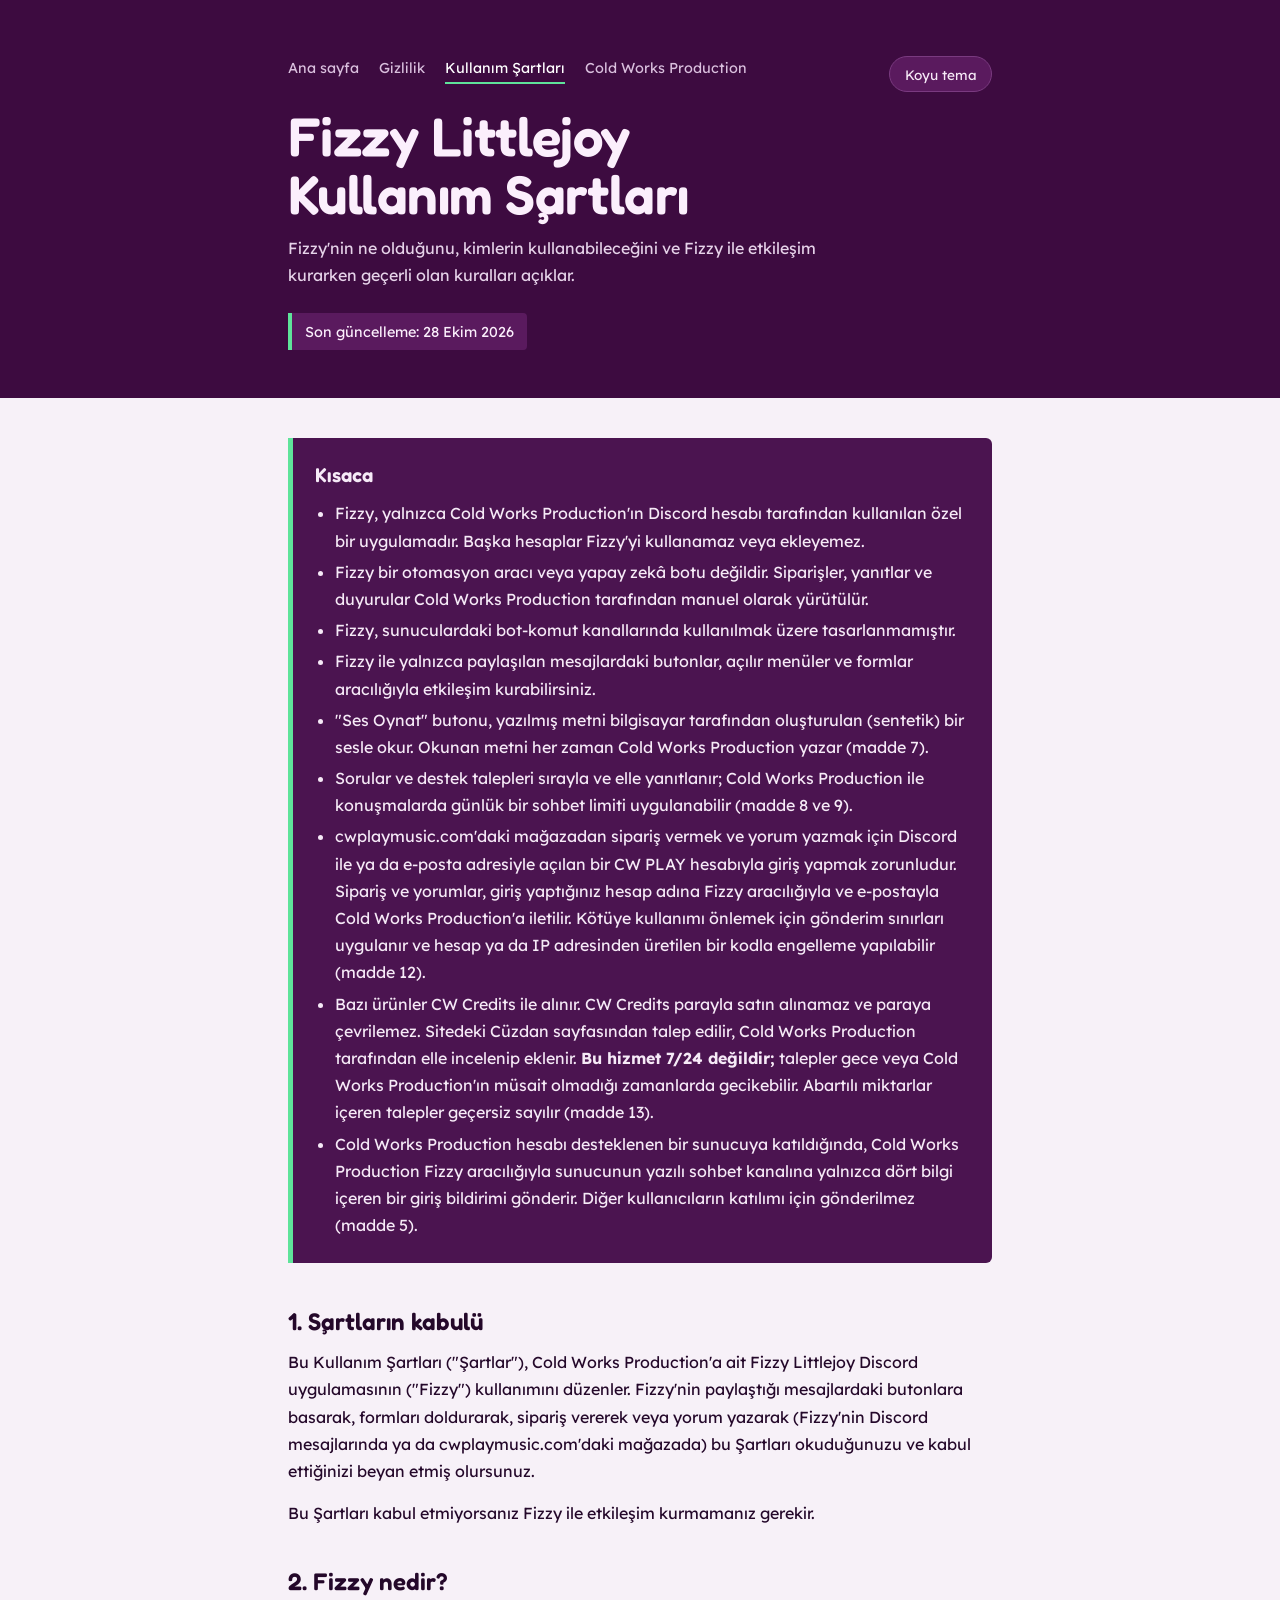
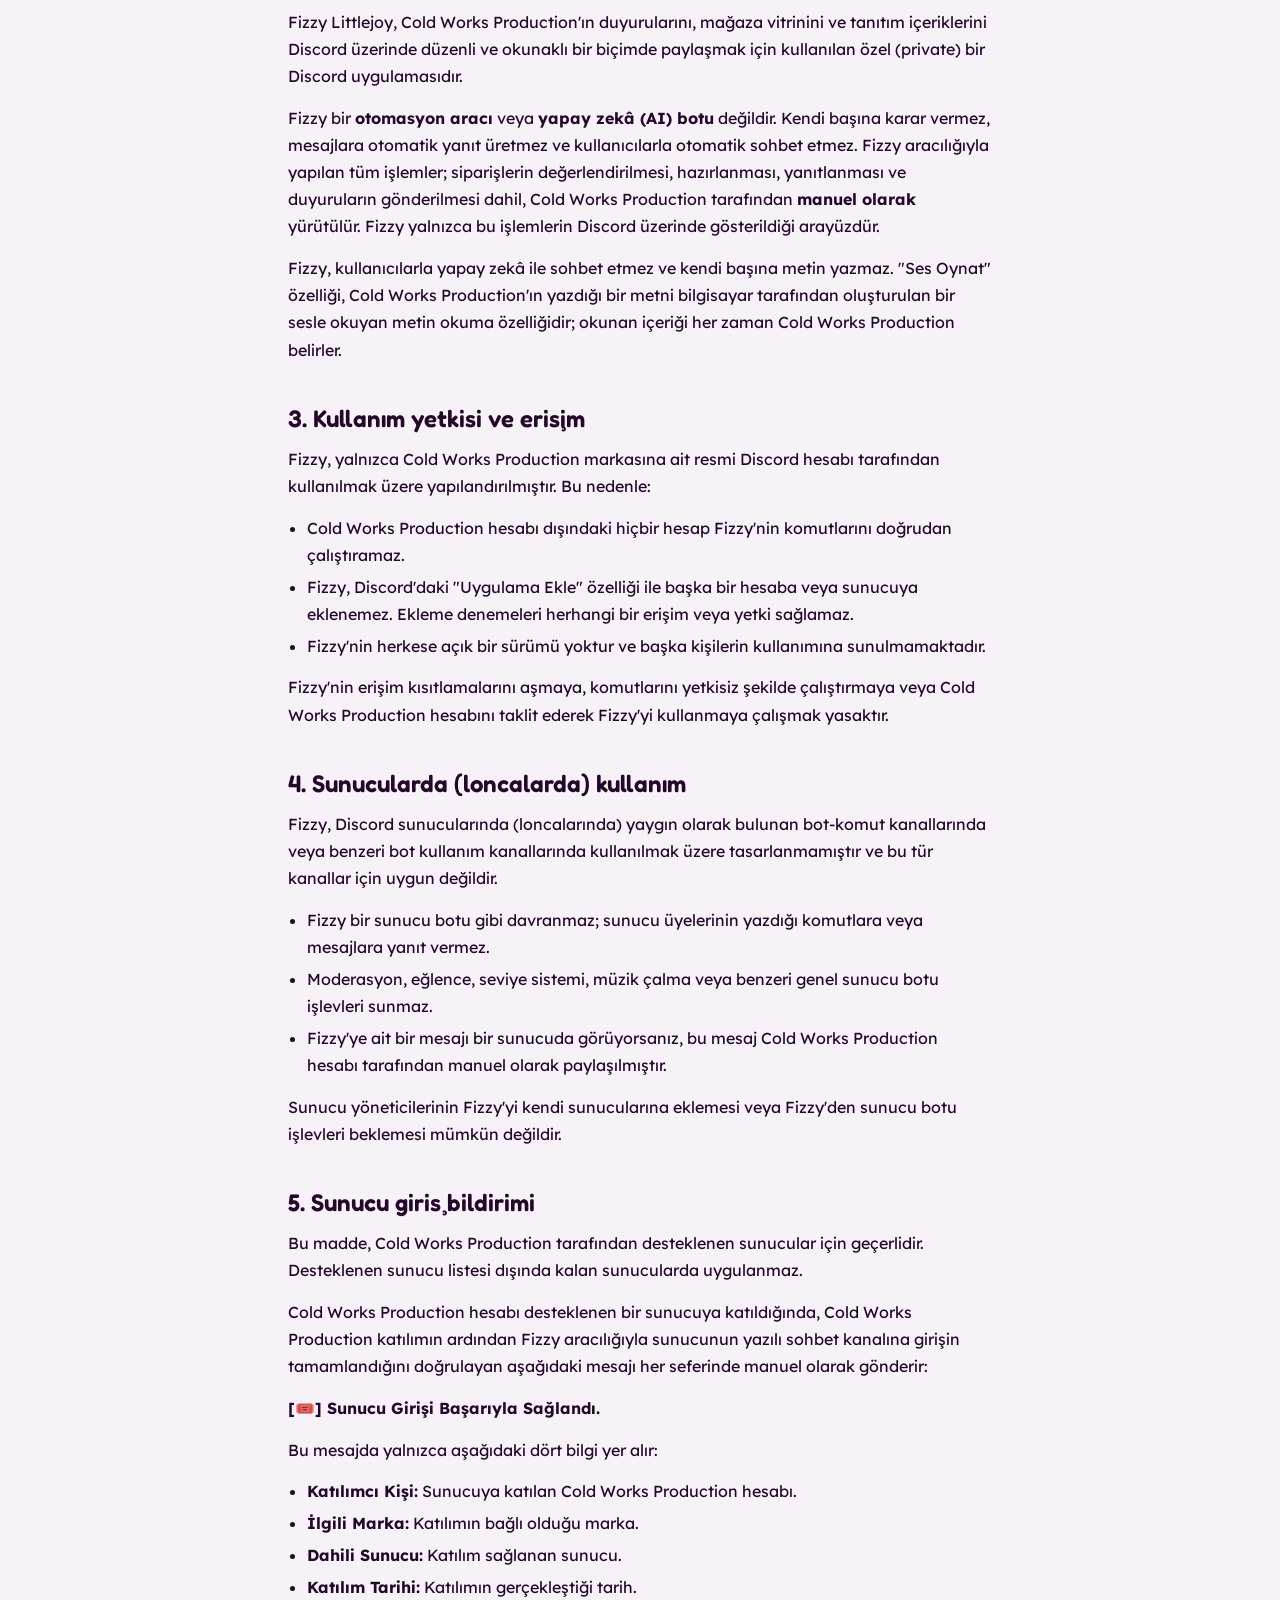
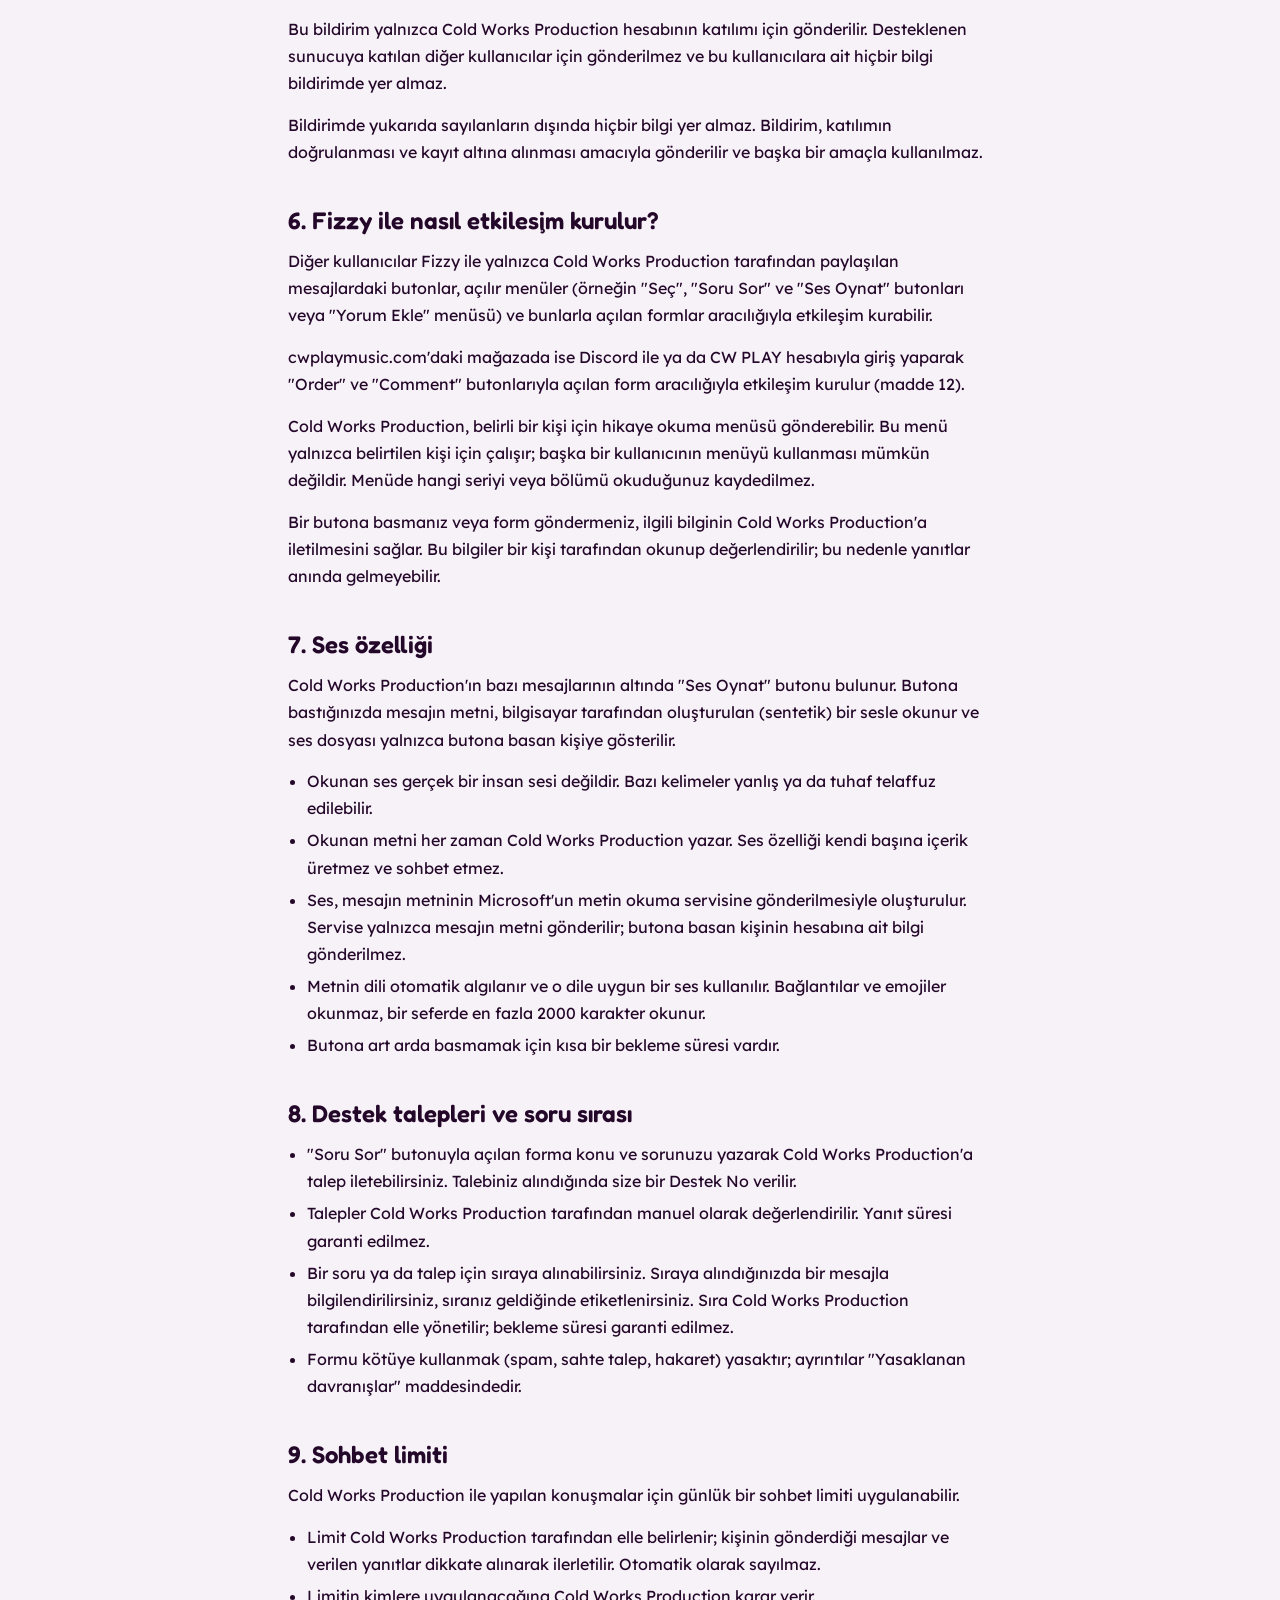
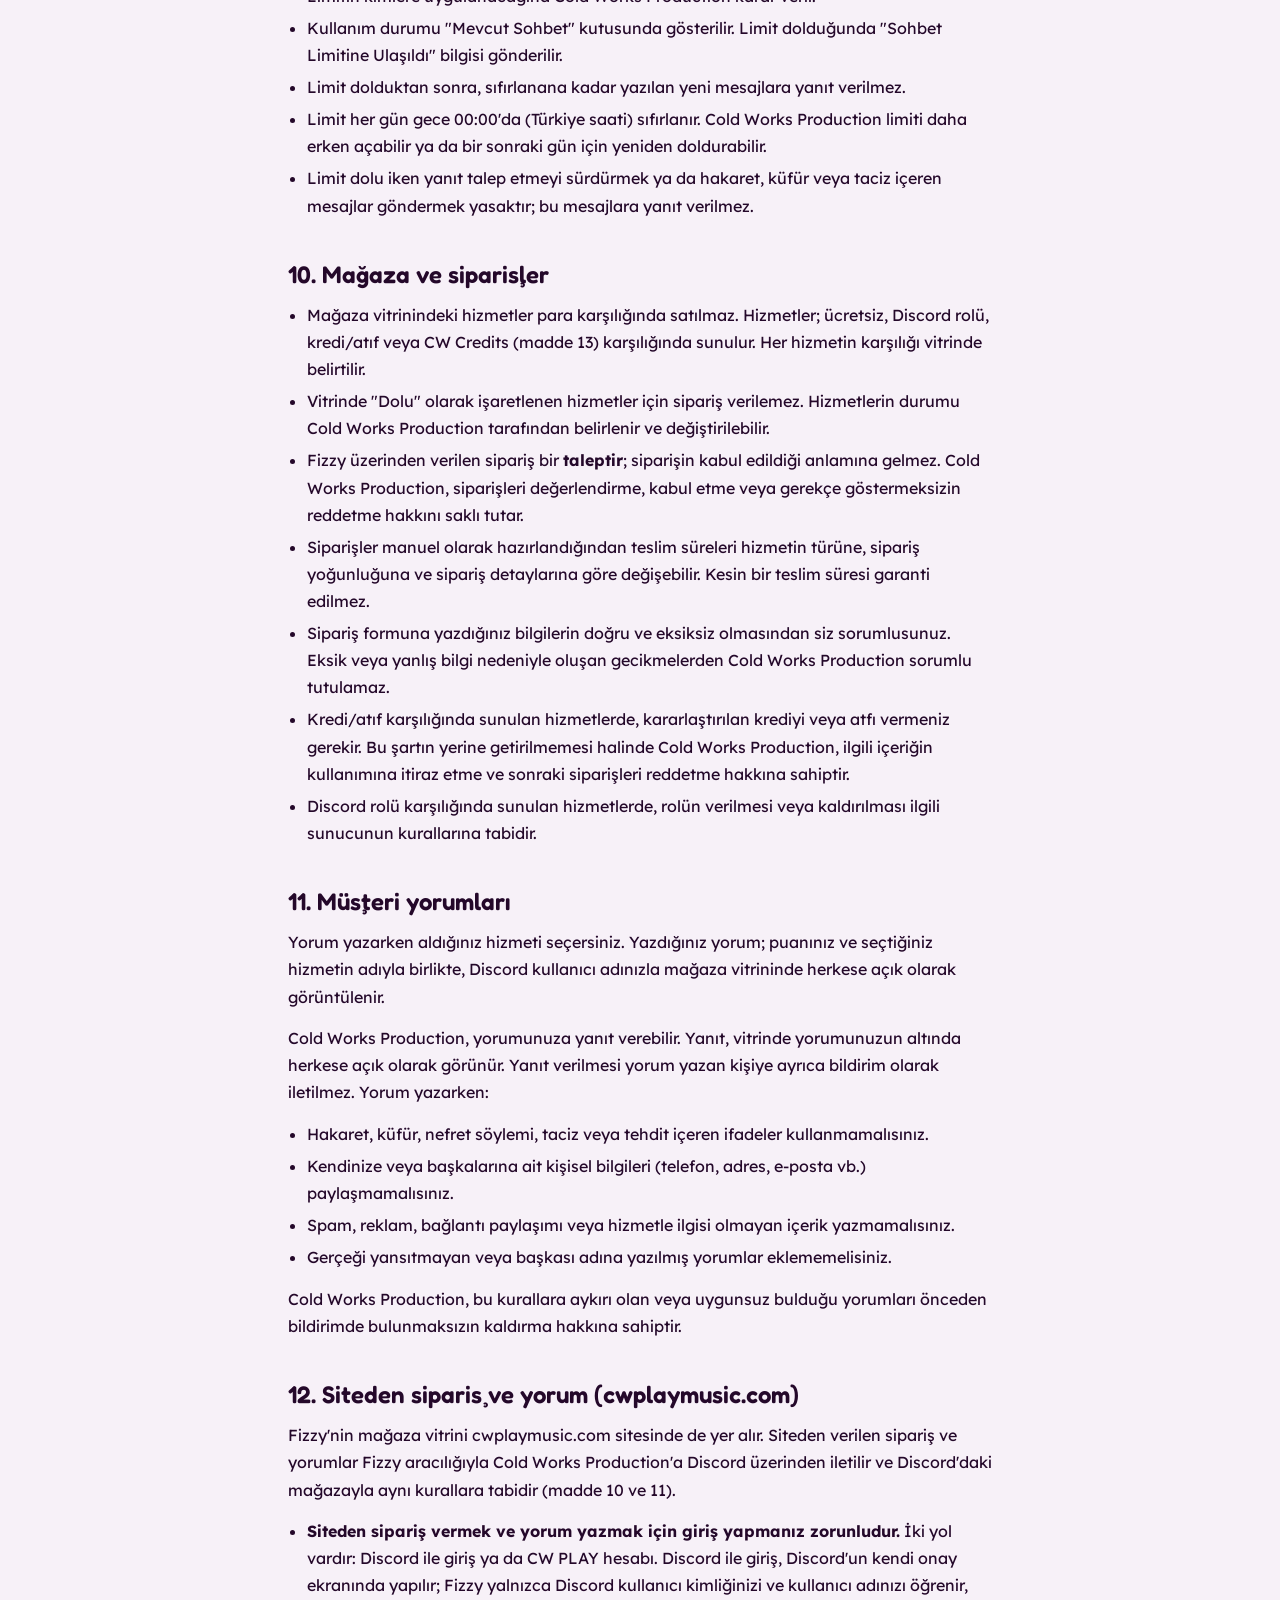
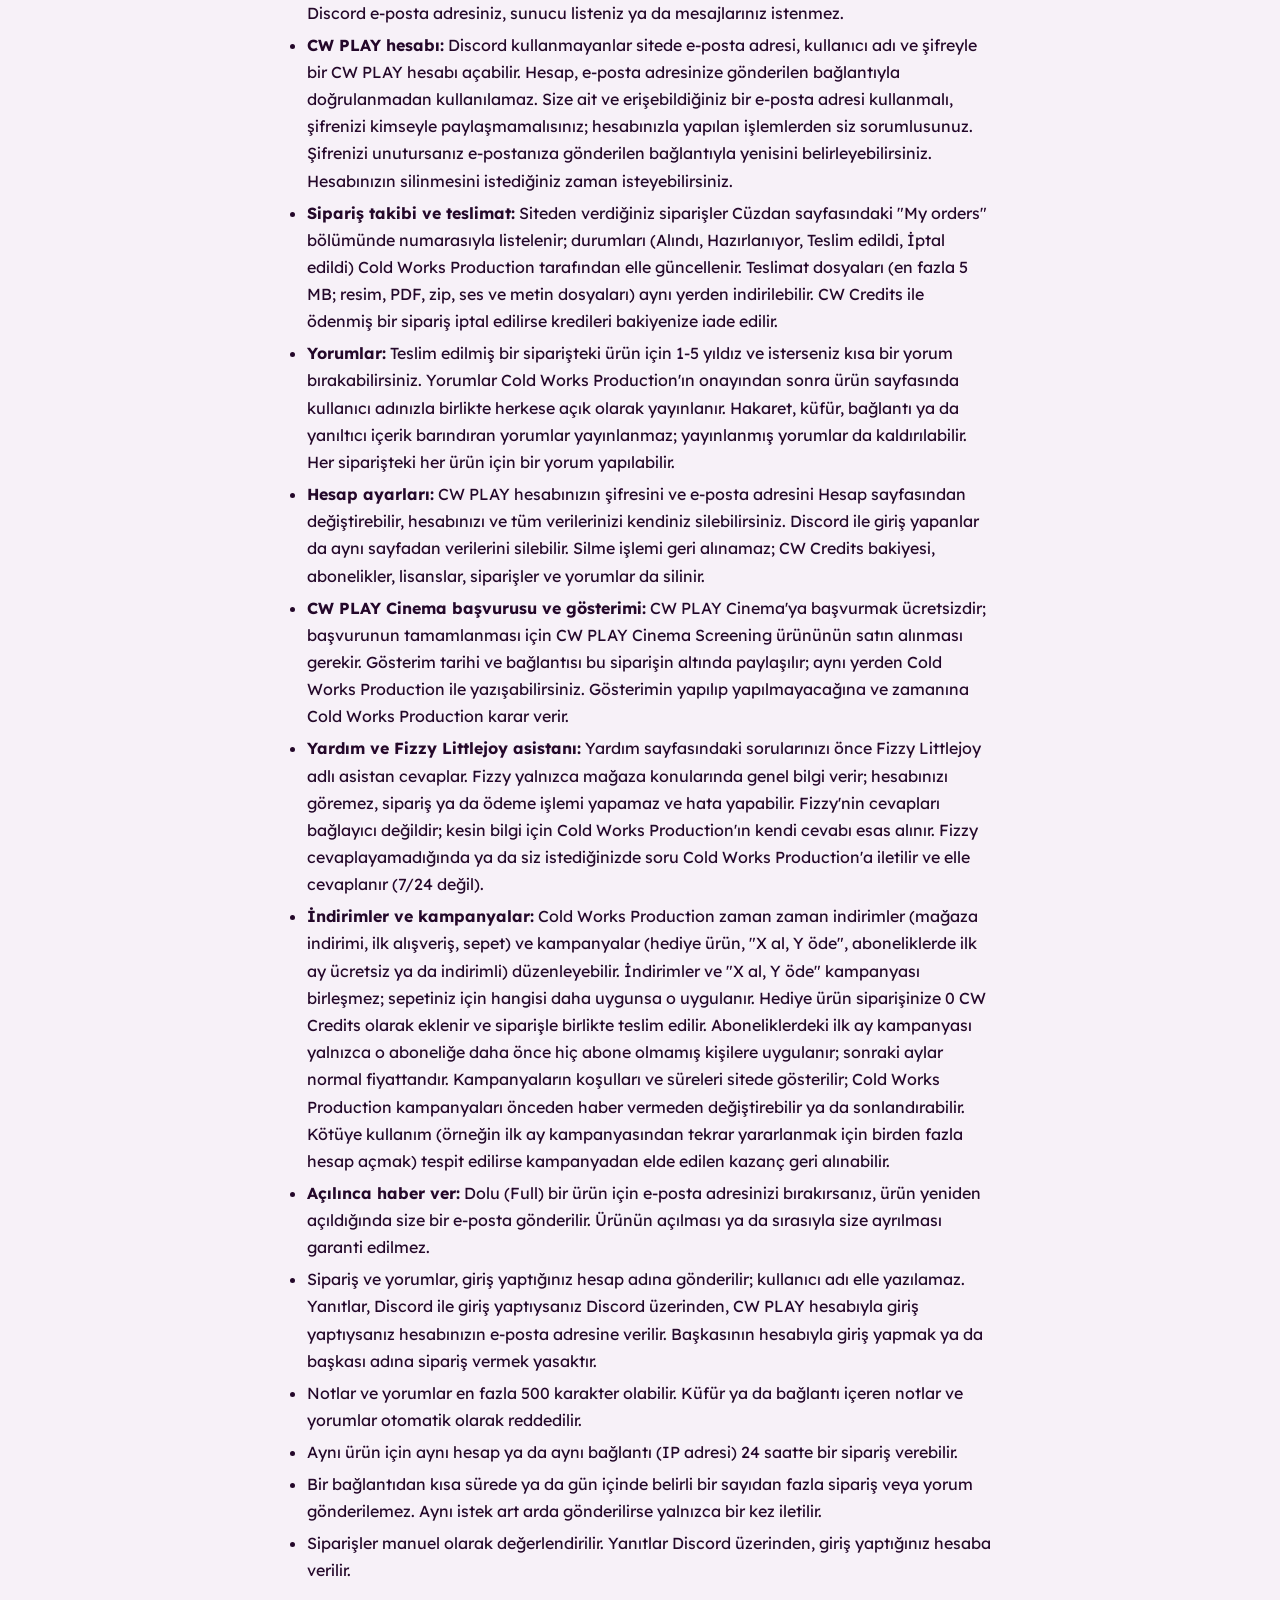
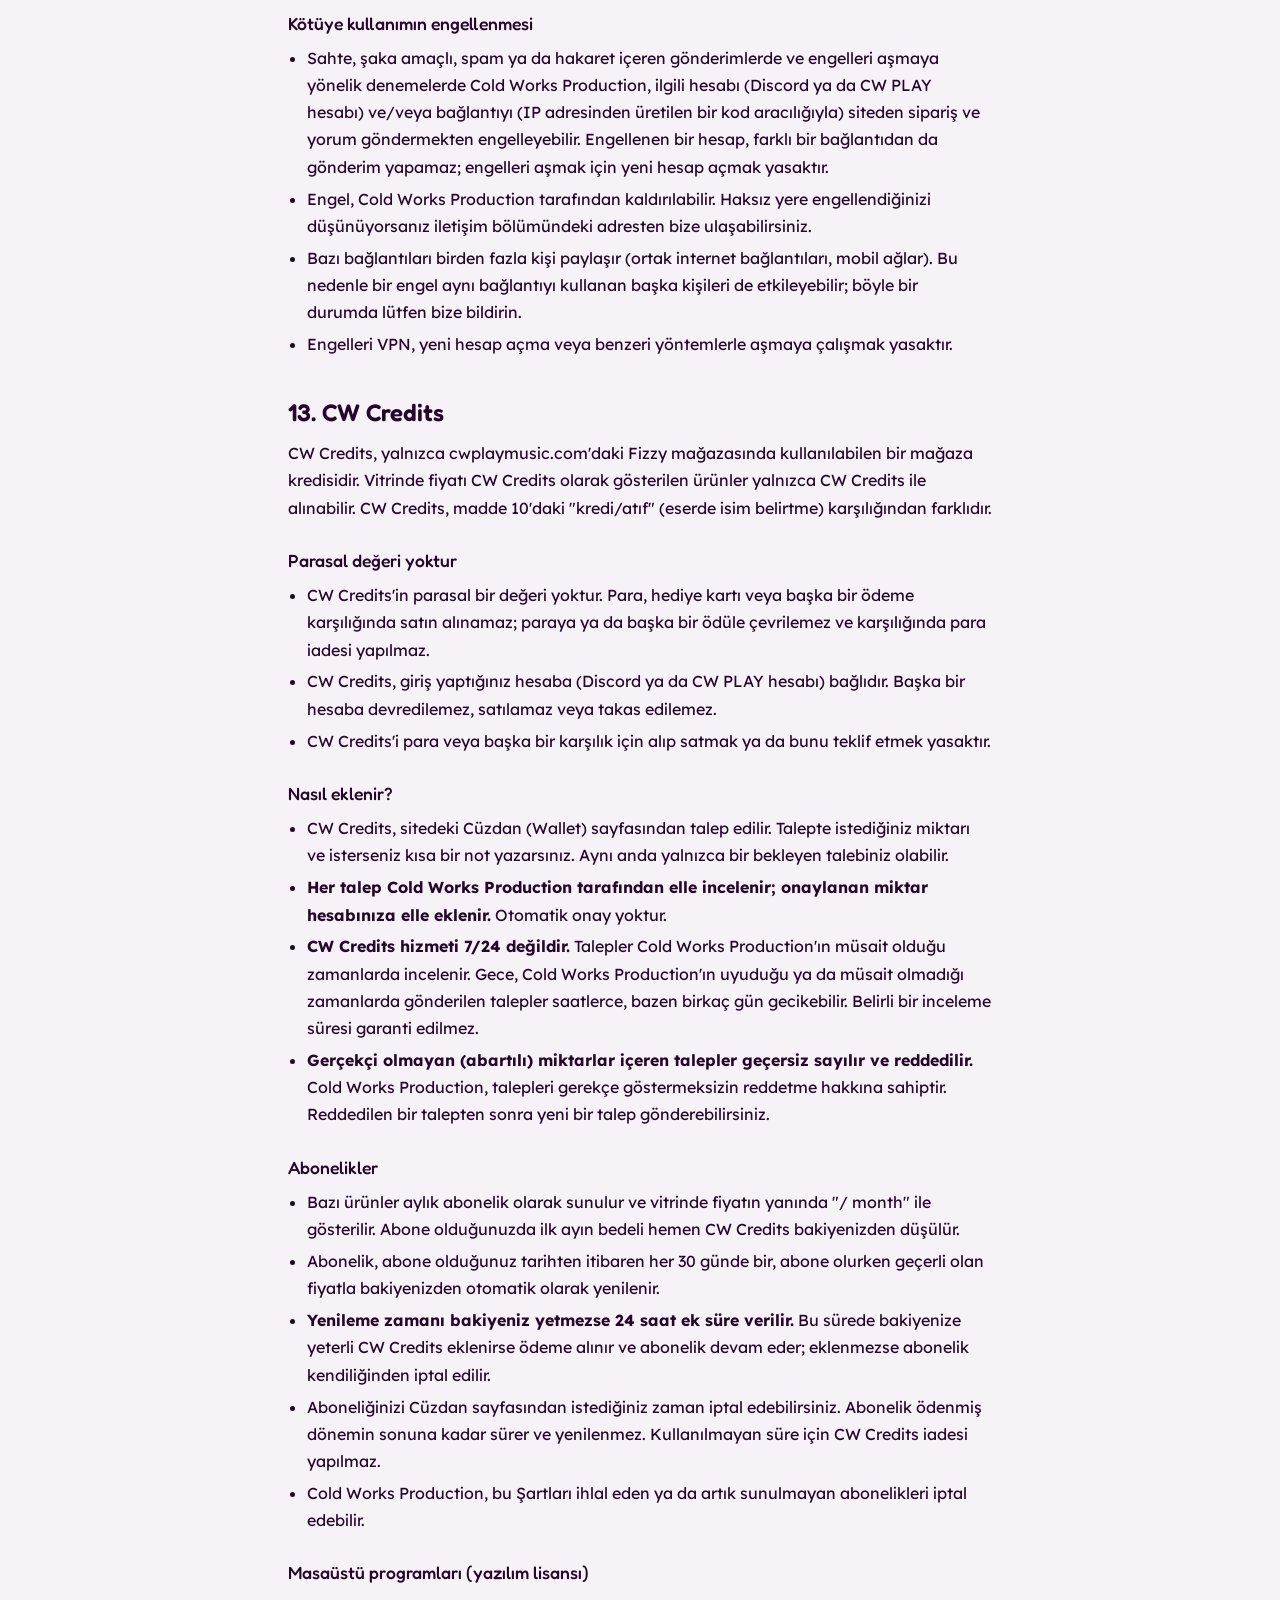
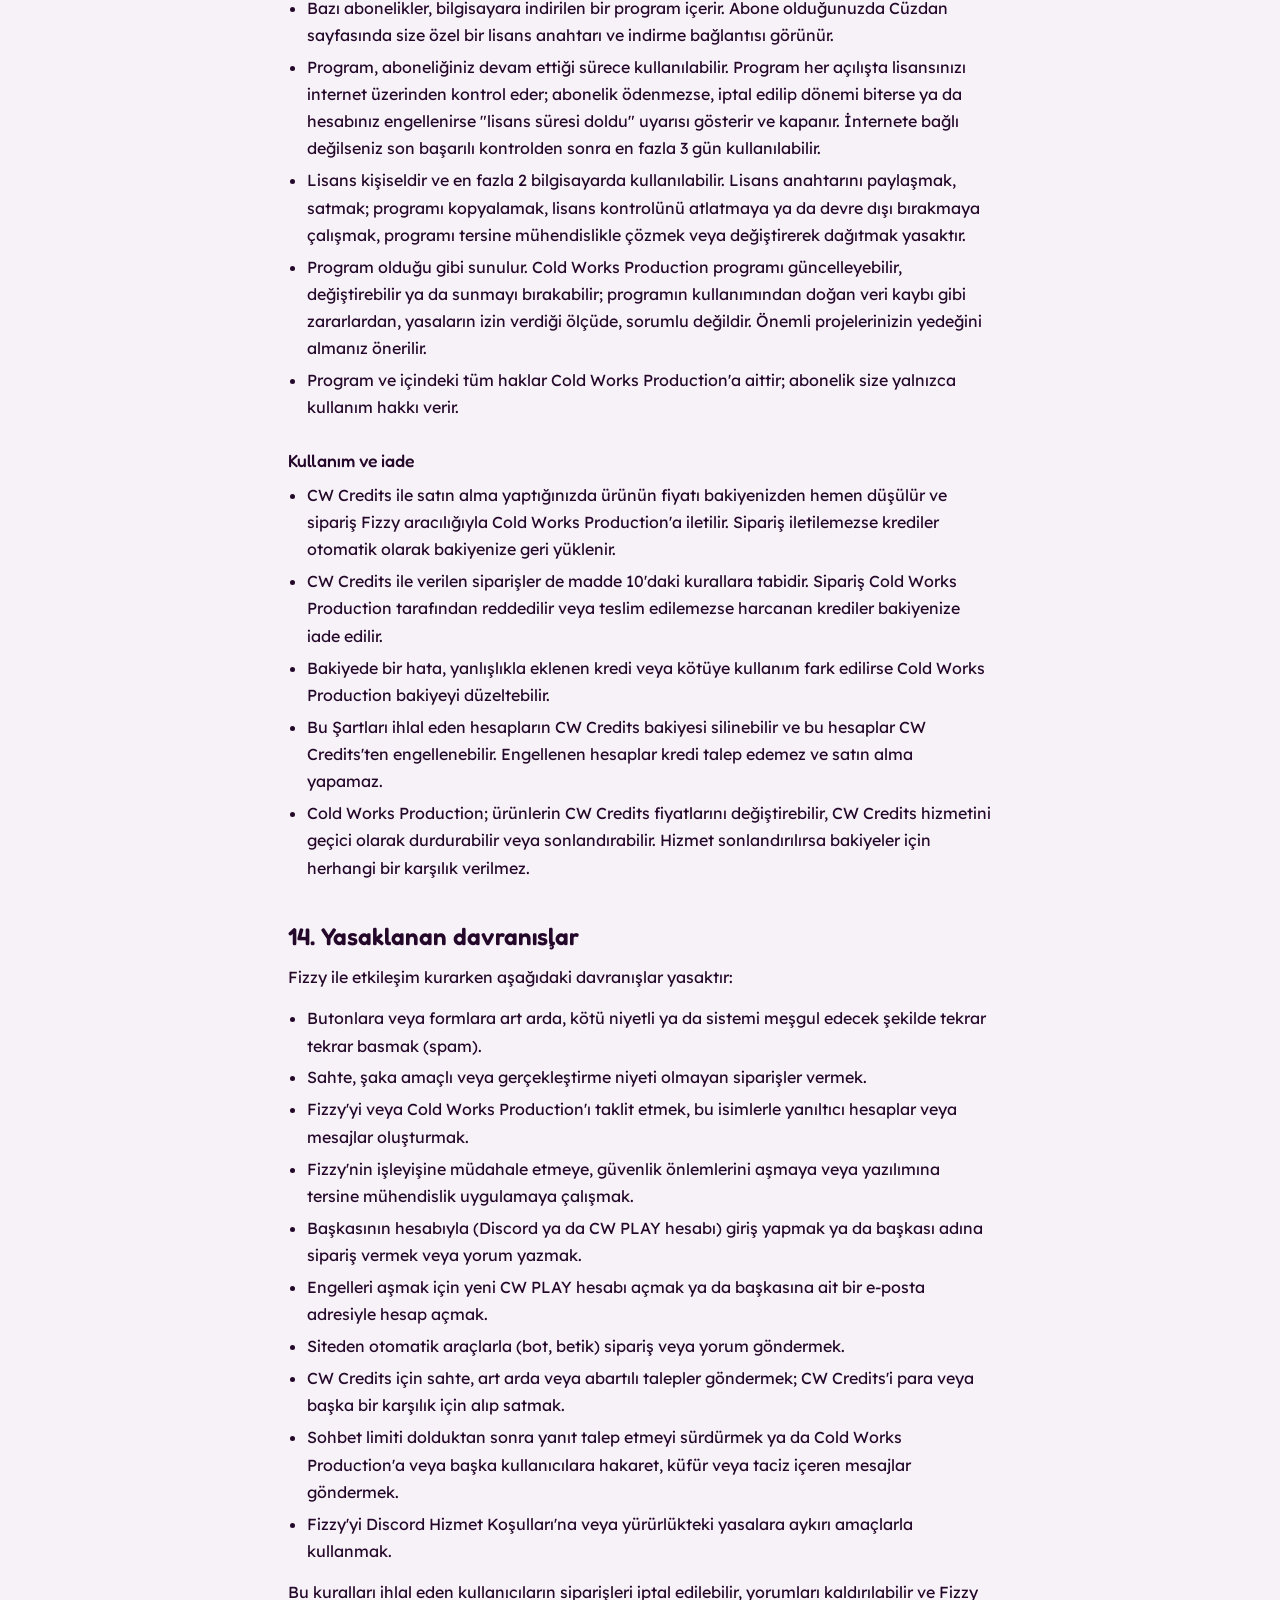
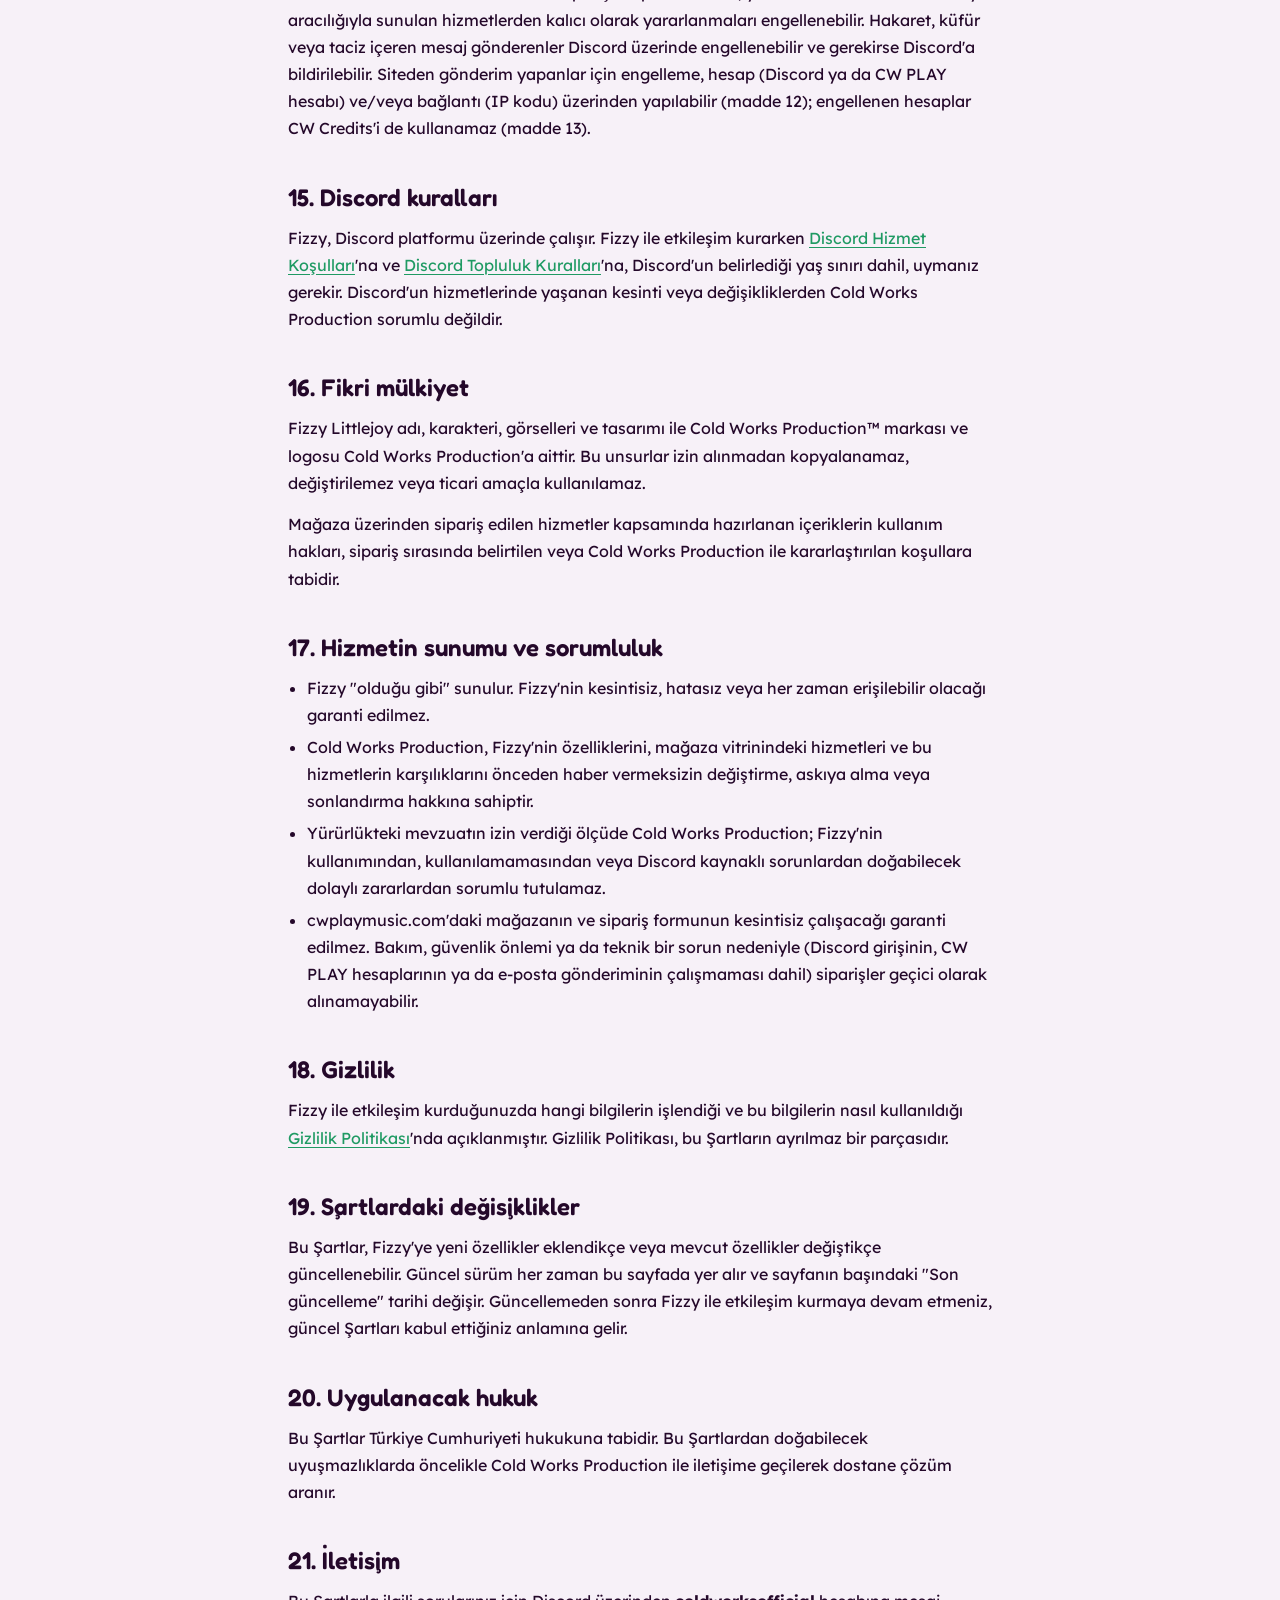
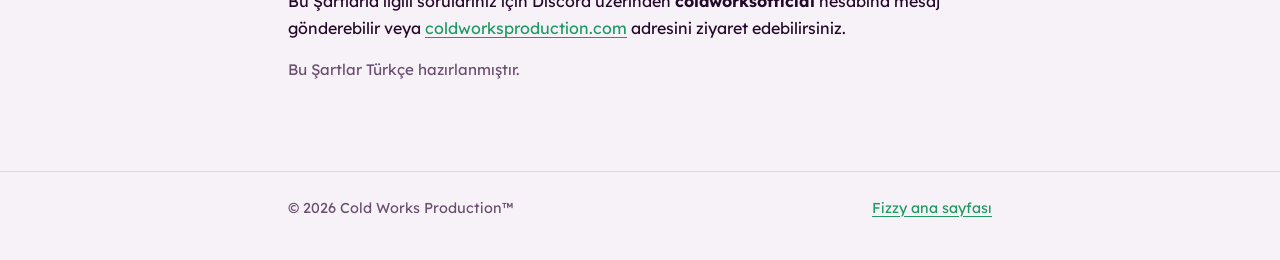
<file: terms/index.html>
<!DOCTYPE html>
<html lang="tr">
<head>
<meta charset="UTF-8">
<meta name="viewport" content="width=device-width, initial-scale=1, viewport-fit=cover">
<title>Fizzy Littlejoy — Kullanım Şartları</title>
<meta name="description" content="Fizzy Littlejoy Discord uygulamasının kullanım şartları. Cold Works Production.">
<link rel="icon" href="data:image/svg+xml,<svg xmlns='http://www.w3.org/2000/svg' viewBox='0 0 100 100'><text y='.9em' font-size='90'>🫧</text></svg>">
<link rel="preconnect" href="https://fonts.googleapis.com">
<link rel="preconnect" href="https://fonts.gstatic.com" crossorigin>
<link href="https://fonts.googleapis.com/css2?family=Fredoka:wght@500;600&family=Lexend:wght@400;500&display=swap" rel="stylesheet">
<link rel="stylesheet" href="../style.css">
</head>
<body>

<header>
  <div class="wrap">
    <button class="theme-toggle" type="button" id="themeToggle" aria-label="Temayı değiştir">Koyu tema</button>
    <nav class="site-nav" aria-label="Site menüsü">
      <a href="../">Ana sayfa</a>
      <a href="../privacy/">Gizlilik</a>
      <a href="./" aria-current="page">Kullanım Şartları</a>
      <a href="https://coldworksproduction.com/">Cold Works Production</a>
    </nav>
    <h1>Fizzy Littlejoy<br>Kullanım Şartları</h1>
    <p>Fizzy'nin ne olduğunu, kimlerin kullanabileceğini ve Fizzy ile etkileşim kurarken geçerli olan kuralları açıklar.</p>
    <div class="updated">Son güncelleme: 28 Ekim 2026</div>
  </div>
</header>

<main>
  <div class="wrap">

    <div class="summary">
      <h2>Kısaca</h2>
      <ul>
        <li>Fizzy, yalnızca Cold Works Production'ın Discord hesabı tarafından kullanılan özel bir uygulamadır. Başka hesaplar Fizzy'yi kullanamaz veya ekleyemez.</li>
        <li>Fizzy bir otomasyon aracı veya yapay zekâ botu değildir. Siparişler, yanıtlar ve duyurular Cold Works Production tarafından manuel olarak yürütülür.</li>
        <li>Fizzy, sunuculardaki bot-komut kanallarında kullanılmak üzere tasarlanmamıştır.</li>
        <li>Fizzy ile yalnızca paylaşılan mesajlardaki butonlar, açılır menüler ve formlar aracılığıyla etkileşim kurabilirsiniz.</li>
        <li>"Ses Oynat" butonu, yazılmış metni bilgisayar tarafından oluşturulan (sentetik) bir sesle okur. Okunan metni her zaman Cold Works Production yazar (madde 7).</li>
        <li>Sorular ve destek talepleri sırayla ve elle yanıtlanır; Cold Works Production ile konuşmalarda günlük bir sohbet limiti uygulanabilir (madde 8 ve 9).</li>
        <li>cwplaymusic.com'daki mağazadan sipariş vermek ve yorum yazmak için Discord ile ya da e-posta adresiyle açılan bir CW PLAY hesabıyla giriş yapmak zorunludur. Sipariş ve yorumlar, giriş yaptığınız hesap adına Fizzy aracılığıyla ve e-postayla Cold Works Production'a iletilir. Kötüye kullanımı önlemek için gönderim sınırları uygulanır ve hesap ya da IP adresinden üretilen bir kodla engelleme yapılabilir (madde 12).</li>
        <li>Bazı ürünler CW Credits ile alınır. CW Credits parayla satın alınamaz ve paraya çevrilemez. Sitedeki Cüzdan sayfasından talep edilir, Cold Works Production tarafından elle incelenip eklenir. <strong>Bu hizmet 7/24 değildir;</strong> talepler gece veya Cold Works Production'ın müsait olmadığı zamanlarda gecikebilir. Abartılı miktarlar içeren talepler geçersiz sayılır (madde 13).</li>
        <li>Cold Works Production hesabı desteklenen bir sunucuya katıldığında, Cold Works Production Fizzy aracılığıyla sunucunun yazılı sohbet kanalına yalnızca dört bilgi içeren bir giriş bildirimi gönderir. Diğer kullanıcıların katılımı için gönderilmez (madde 5).</li>
      </ul>
    </div>

    <section id="kabul">
      <h2>1. Şartların kabulü</h2>
      <p>Bu Kullanım Şartları ("Şartlar"), Cold Works Production'a ait Fizzy Littlejoy Discord uygulamasının ("Fizzy") kullanımını düzenler. Fizzy'nin paylaştığı mesajlardaki butonlara basarak, formları doldurarak, sipariş vererek veya yorum yazarak (Fizzy'nin Discord mesajlarında ya da cwplaymusic.com'daki mağazada) bu Şartları okuduğunuzu ve kabul ettiğinizi beyan etmiş olursunuz.</p>
      <p>Bu Şartları kabul etmiyorsanız Fizzy ile etkileşim kurmamanız gerekir.</p>
    </section>

    <section id="fizzy-nedir">
      <h2>2. Fizzy nedir?</h2>
      <p>Fizzy Littlejoy, Cold Works Production'ın duyurularını, mağaza vitrinini ve tanıtım içeriklerini Discord üzerinde düzenli ve okunaklı bir biçimde paylaşmak için kullanılan özel (private) bir Discord uygulamasıdır.</p>
      <p>Fizzy bir <strong>otomasyon aracı</strong> veya <strong>yapay zekâ (AI) botu</strong> değildir. Kendi başına karar vermez, mesajlara otomatik yanıt üretmez ve kullanıcılarla otomatik sohbet etmez. Fizzy aracılığıyla yapılan tüm işlemler; siparişlerin değerlendirilmesi, hazırlanması, yanıtlanması ve duyuruların gönderilmesi dahil, Cold Works Production tarafından <strong>manuel olarak</strong> yürütülür. Fizzy yalnızca bu işlemlerin Discord üzerinde gösterildiği arayüzdür.</p>
      <p>Fizzy, kullanıcılarla yapay zekâ ile sohbet etmez ve kendi başına metin yazmaz. "Ses Oynat" özelliği, Cold Works Production'ın yazdığı bir metni bilgisayar tarafından oluşturulan bir sesle okuyan metin okuma özelliğidir; okunan içeriği her zaman Cold Works Production belirler.</p>
    </section>

    <section id="erisim">
      <h2>3. Kullanım yetkisi ve erişim</h2>
      <p>Fizzy, yalnızca Cold Works Production markasına ait resmi Discord hesabı tarafından kullanılmak üzere yapılandırılmıştır. Bu nedenle:</p>
      <ul>
        <li>Cold Works Production hesabı dışındaki hiçbir hesap Fizzy'nin komutlarını doğrudan çalıştıramaz.</li>
        <li>Fizzy, Discord'daki "Uygulama Ekle" özelliği ile başka bir hesaba veya sunucuya eklenemez. Ekleme denemeleri herhangi bir erişim veya yetki sağlamaz.</li>
        <li>Fizzy'nin herkese açık bir sürümü yoktur ve başka kişilerin kullanımına sunulmamaktadır.</li>
      </ul>
      <p>Fizzy'nin erişim kısıtlamalarını aşmaya, komutlarını yetkisiz şekilde çalıştırmaya veya Cold Works Production hesabını taklit ederek Fizzy'yi kullanmaya çalışmak yasaktır.</p>
    </section>

    <section id="sunucular">
      <h2>4. Sunucularda (loncalarda) kullanım</h2>
      <p>Fizzy, Discord sunucularında (loncalarında) yaygın olarak bulunan bot-komut kanallarında veya benzeri bot kullanım kanallarında kullanılmak üzere tasarlanmamıştır ve bu tür kanallar için uygun değildir.</p>
      <ul>
        <li>Fizzy bir sunucu botu gibi davranmaz; sunucu üyelerinin yazdığı komutlara veya mesajlara yanıt vermez.</li>
        <li>Moderasyon, eğlence, seviye sistemi, müzik çalma veya benzeri genel sunucu botu işlevleri sunmaz.</li>
        <li>Fizzy'ye ait bir mesajı bir sunucuda görüyorsanız, bu mesaj Cold Works Production hesabı tarafından manuel olarak paylaşılmıştır.</li>
      </ul>
      <p>Sunucu yöneticilerinin Fizzy'yi kendi sunucularına eklemesi veya Fizzy'den sunucu botu işlevleri beklemesi mümkün değildir.</p>
    </section>

    <section id="sunucu-giris-bildirimi">
      <h2>5. Sunucu giriş bildirimi</h2>
      <p>Bu madde, Cold Works Production tarafından desteklenen sunucular için geçerlidir. Desteklenen sunucu listesi dışında kalan sunucularda uygulanmaz.</p>
      <p>Cold Works Production hesabı desteklenen bir sunucuya katıldığında, Cold Works Production katılımın ardından Fizzy aracılığıyla sunucunun yazılı sohbet kanalına girişin tamamlandığını doğrulayan aşağıdaki mesajı her seferinde manuel olarak gönderir:</p>
      <p><strong>[🎟️] Sunucu Girişi Başarıyla Sağlandı.</strong></p>
      <p>Bu mesajda yalnızca aşağıdaki dört bilgi yer alır:</p>
      <ul>
        <li><strong>Katılımcı Kişi:</strong> Sunucuya katılan Cold Works Production hesabı.</li>
        <li><strong>İlgili Marka:</strong> Katılımın bağlı olduğu marka.</li>
        <li><strong>Dahili Sunucu:</strong> Katılım sağlanan sunucu.</li>
        <li><strong>Katılım Tarihi:</strong> Katılımın gerçekleştiği tarih.</li>
      </ul>
      <p>Bu bildirim yalnızca Cold Works Production hesabının katılımı için gönderilir. Desteklenen sunucuya katılan diğer kullanıcılar için gönderilmez ve bu kullanıcılara ait hiçbir bilgi bildirimde yer almaz.</p>
      <p>Bildirimde yukarıda sayılanların dışında hiçbir bilgi yer almaz. Bildirim, katılımın doğrulanması ve kayıt altına alınması amacıyla gönderilir ve başka bir amaçla kullanılmaz.</p>
    </section>

    <section id="etkilesim">
      <h2>6. Fizzy ile nasıl etkileşim kurulur?</h2>
      <p>Diğer kullanıcılar Fizzy ile yalnızca Cold Works Production tarafından paylaşılan mesajlardaki butonlar, açılır menüler (örneğin "Seç", "Soru Sor" ve "Ses Oynat" butonları veya "Yorum Ekle" menüsü) ve bunlarla açılan formlar aracılığıyla etkileşim kurabilir.</p>
      <p>cwplaymusic.com'daki mağazada ise Discord ile ya da CW PLAY hesabıyla giriş yaparak "Order" ve "Comment" butonlarıyla açılan form aracılığıyla etkileşim kurulur (madde 12).</p>
      <p>Cold Works Production, belirli bir kişi için hikaye okuma menüsü gönderebilir. Bu menü yalnızca belirtilen kişi için çalışır; başka bir kullanıcının menüyü kullanması mümkün değildir. Menüde hangi seriyi veya bölümü okuduğunuz kaydedilmez.</p>
      <p>Bir butona basmanız veya form göndermeniz, ilgili bilginin Cold Works Production'a iletilmesini sağlar. Bu bilgiler bir kişi tarafından okunup değerlendirilir; bu nedenle yanıtlar anında gelmeyebilir.</p>
    </section>

    <section id="ses">
      <h2>7. Ses özelliği</h2>
      <p>Cold Works Production'ın bazı mesajlarının altında "Ses Oynat" butonu bulunur. Butona bastığınızda mesajın metni, bilgisayar tarafından oluşturulan (sentetik) bir sesle okunur ve ses dosyası yalnızca butona basan kişiye gösterilir.</p>
      <ul>
        <li>Okunan ses gerçek bir insan sesi değildir. Bazı kelimeler yanlış ya da tuhaf telaffuz edilebilir.</li>
        <li>Okunan metni her zaman Cold Works Production yazar. Ses özelliği kendi başına içerik üretmez ve sohbet etmez.</li>
        <li>Ses, mesajın metninin Microsoft'un metin okuma servisine gönderilmesiyle oluşturulur. Servise yalnızca mesajın metni gönderilir; butona basan kişinin hesabına ait bilgi gönderilmez.</li>
        <li>Metnin dili otomatik algılanır ve o dile uygun bir ses kullanılır. Bağlantılar ve emojiler okunmaz, bir seferde en fazla 2000 karakter okunur.</li>
        <li>Butona art arda basmamak için kısa bir bekleme süresi vardır.</li>
      </ul>
    </section>

    <section id="destek">
      <h2>8. Destek talepleri ve soru sırası</h2>
      <ul>
        <li>"Soru Sor" butonuyla açılan forma konu ve sorunuzu yazarak Cold Works Production'a talep iletebilirsiniz. Talebiniz alındığında size bir Destek No verilir.</li>
        <li>Talepler Cold Works Production tarafından manuel olarak değerlendirilir. Yanıt süresi garanti edilmez.</li>
        <li>Bir soru ya da talep için sıraya alınabilirsiniz. Sıraya alındığınızda bir mesajla bilgilendirilirsiniz, sıranız geldiğinde etiketlenirsiniz. Sıra Cold Works Production tarafından elle yönetilir; bekleme süresi garanti edilmez.</li>
        <li>Formu kötüye kullanmak (spam, sahte talep, hakaret) yasaktır; ayrıntılar "Yasaklanan davranışlar" maddesindedir.</li>
      </ul>
    </section>

    <section id="sohbet-limiti">
      <h2>9. Sohbet limiti</h2>
      <p>Cold Works Production ile yapılan konuşmalar için günlük bir sohbet limiti uygulanabilir.</p>
      <ul>
        <li>Limit Cold Works Production tarafından elle belirlenir; kişinin gönderdiği mesajlar ve verilen yanıtlar dikkate alınarak ilerletilir. Otomatik olarak sayılmaz.</li>
        <li>Limitin kimlere uygulanacağına Cold Works Production karar verir.</li>
        <li>Kullanım durumu "Mevcut Sohbet" kutusunda gösterilir. Limit dolduğunda "Sohbet Limitine Ulaşıldı" bilgisi gönderilir.</li>
        <li>Limit dolduktan sonra, sıfırlanana kadar yazılan yeni mesajlara yanıt verilmez.</li>
        <li>Limit her gün gece 00:00'da (Türkiye saati) sıfırlanır. Cold Works Production limiti daha erken açabilir ya da bir sonraki gün için yeniden doldurabilir.</li>
        <li>Limit dolu iken yanıt talep etmeyi sürdürmek ya da hakaret, küfür veya taciz içeren mesajlar göndermek yasaktır; bu mesajlara yanıt verilmez.</li>
      </ul>
    </section>

    <section id="magaza">
      <h2>10. Mağaza ve siparişler</h2>
      <ul>
        <li>Mağaza vitrinindeki hizmetler para karşılığında satılmaz. Hizmetler; ücretsiz, Discord rolü, kredi/atıf veya CW Credits (madde 13) karşılığında sunulur. Her hizmetin karşılığı vitrinde belirtilir.</li>
        <li>Vitrinde "Dolu" olarak işaretlenen hizmetler için sipariş verilemez. Hizmetlerin durumu Cold Works Production tarafından belirlenir ve değiştirilebilir.</li>
        <li>Fizzy üzerinden verilen sipariş bir <strong>taleptir</strong>; siparişin kabul edildiği anlamına gelmez. Cold Works Production, siparişleri değerlendirme, kabul etme veya gerekçe göstermeksizin reddetme hakkını saklı tutar.</li>
        <li>Siparişler manuel olarak hazırlandığından teslim süreleri hizmetin türüne, sipariş yoğunluğuna ve sipariş detaylarına göre değişebilir. Kesin bir teslim süresi garanti edilmez.</li>
        <li>Sipariş formuna yazdığınız bilgilerin doğru ve eksiksiz olmasından siz sorumlusunuz. Eksik veya yanlış bilgi nedeniyle oluşan gecikmelerden Cold Works Production sorumlu tutulamaz.</li>
        <li>Kredi/atıf karşılığında sunulan hizmetlerde, kararlaştırılan krediyi veya atfı vermeniz gerekir. Bu şartın yerine getirilmemesi halinde Cold Works Production, ilgili içeriğin kullanımına itiraz etme ve sonraki siparişleri reddetme hakkına sahiptir.</li>
        <li>Discord rolü karşılığında sunulan hizmetlerde, rolün verilmesi veya kaldırılması ilgili sunucunun kurallarına tabidir.</li>
      </ul>
    </section>

    <section id="yorumlar">
      <h2>11. Müşteri yorumları</h2>
      <p>Yorum yazarken aldığınız hizmeti seçersiniz. Yazdığınız yorum; puanınız ve seçtiğiniz hizmetin adıyla birlikte, Discord kullanıcı adınızla mağaza vitrininde herkese açık olarak görüntülenir.</p>
      <p>Cold Works Production, yorumunuza yanıt verebilir. Yanıt, vitrinde yorumunuzun altında herkese açık olarak görünür. Yanıt verilmesi yorum yazan kişiye ayrıca bildirim olarak iletilmez. Yorum yazarken:</p>
      <ul>
        <li>Hakaret, küfür, nefret söylemi, taciz veya tehdit içeren ifadeler kullanmamalısınız.</li>
        <li>Kendinize veya başkalarına ait kişisel bilgileri (telefon, adres, e-posta vb.) paylaşmamalısınız.</li>
        <li>Spam, reklam, bağlantı paylaşımı veya hizmetle ilgisi olmayan içerik yazmamalısınız.</li>
        <li>Gerçeği yansıtmayan veya başkası adına yazılmış yorumlar eklememelisiniz.</li>
      </ul>
      <p>Cold Works Production, bu kurallara aykırı olan veya uygunsuz bulduğu yorumları önceden bildirimde bulunmaksızın kaldırma hakkına sahiptir.</p>
    </section>

    <section id="site-magaza">
      <h2>12. Siteden sipariş ve yorum (cwplaymusic.com)</h2>
      <p>Fizzy'nin mağaza vitrini cwplaymusic.com sitesinde de yer alır. Siteden verilen sipariş ve yorumlar Fizzy aracılığıyla Cold Works Production'a Discord üzerinden iletilir ve Discord'daki mağazayla aynı kurallara tabidir (madde 10 ve 11).</p>
      <ul>
        <li><strong>Siteden sipariş vermek ve yorum yazmak için giriş yapmanız zorunludur.</strong> İki yol vardır: Discord ile giriş ya da CW PLAY hesabı. Discord ile giriş, Discord'un kendi onay ekranında yapılır; Fizzy yalnızca Discord kullanıcı kimliğinizi ve kullanıcı adınızı öğrenir, Discord e-posta adresiniz, sunucu listeniz ya da mesajlarınız istenmez.</li>
        <li><strong>CW PLAY hesabı:</strong> Discord kullanmayanlar sitede e-posta adresi, kullanıcı adı ve şifreyle bir CW PLAY hesabı açabilir. Hesap, e-posta adresinize gönderilen bağlantıyla doğrulanmadan kullanılamaz. Size ait ve erişebildiğiniz bir e-posta adresi kullanmalı, şifrenizi kimseyle paylaşmamalısınız; hesabınızla yapılan işlemlerden siz sorumlusunuz. Şifrenizi unutursanız e-postanıza gönderilen bağlantıyla yenisini belirleyebilirsiniz. Hesabınızın silinmesini istediğiniz zaman isteyebilirsiniz.</li>
        <li><strong>Sipariş takibi ve teslimat:</strong> Siteden verdiğiniz siparişler Cüzdan sayfasındaki "My orders" bölümünde numarasıyla listelenir; durumları (Alındı, Hazırlanıyor, Teslim edildi, İptal edildi) Cold Works Production tarafından elle güncellenir. Teslimat dosyaları (en fazla 5 MB; resim, PDF, zip, ses ve metin dosyaları) aynı yerden indirilebilir. CW Credits ile ödenmiş bir sipariş iptal edilirse kredileri bakiyenize iade edilir.</li>
        <li><strong>Yorumlar:</strong> Teslim edilmiş bir siparişteki ürün için 1-5 yıldız ve isterseniz kısa bir yorum bırakabilirsiniz. Yorumlar Cold Works Production'ın onayından sonra ürün sayfasında kullanıcı adınızla birlikte herkese açık olarak yayınlanır. Hakaret, küfür, bağlantı ya da yanıltıcı içerik barındıran yorumlar yayınlanmaz; yayınlanmış yorumlar da kaldırılabilir. Her siparişteki her ürün için bir yorum yapılabilir.</li>
        <li><strong>Hesap ayarları:</strong> CW PLAY hesabınızın şifresini ve e-posta adresini Hesap sayfasından değiştirebilir, hesabınızı ve tüm verilerinizi kendiniz silebilirsiniz. Discord ile giriş yapanlar da aynı sayfadan verilerini silebilir. Silme işlemi geri alınamaz; CW Credits bakiyesi, abonelikler, lisanslar, siparişler ve yorumlar da silinir.</li>
        <li><strong>CW PLAY Cinema başvurusu ve gösterimi:</strong> CW PLAY Cinema'ya başvurmak ücretsizdir; başvurunun tamamlanması için CW PLAY Cinema Screening ürününün satın alınması gerekir. Gösterim tarihi ve bağlantısı bu siparişin altında paylaşılır; aynı yerden Cold Works Production ile yazışabilirsiniz. Gösterimin yapılıp yapılmayacağına ve zamanına Cold Works Production karar verir.</li>
        <li><strong>Yardım ve Fizzy Littlejoy asistanı:</strong> Yardım sayfasındaki sorularınızı önce Fizzy Littlejoy adlı asistan cevaplar. Fizzy yalnızca mağaza konularında genel bilgi verir; hesabınızı göremez, sipariş ya da ödeme işlemi yapamaz ve hata yapabilir. Fizzy'nin cevapları bağlayıcı değildir; kesin bilgi için Cold Works Production'ın kendi cevabı esas alınır. Fizzy cevaplayamadığında ya da siz istediğinizde soru Cold Works Production'a iletilir ve elle cevaplanır (7/24 değil).</li>
        <li><strong>İndirimler ve kampanyalar:</strong> Cold Works Production zaman zaman indirimler (mağaza indirimi, ilk alışveriş, sepet) ve kampanyalar (hediye ürün, "X al, Y öde", aboneliklerde ilk ay ücretsiz ya da indirimli) düzenleyebilir. İndirimler ve "X al, Y öde" kampanyası birleşmez; sepetiniz için hangisi daha uygunsa o uygulanır. Hediye ürün siparişinize 0 CW Credits olarak eklenir ve siparişle birlikte teslim edilir. Aboneliklerdeki ilk ay kampanyası yalnızca o aboneliğe daha önce hiç abone olmamış kişilere uygulanır; sonraki aylar normal fiyattandır. Kampanyaların koşulları ve süreleri sitede gösterilir; Cold Works Production kampanyaları önceden haber vermeden değiştirebilir ya da sonlandırabilir. Kötüye kullanım (örneğin ilk ay kampanyasından tekrar yararlanmak için birden fazla hesap açmak) tespit edilirse kampanyadan elde edilen kazanç geri alınabilir.</li>
        <li><strong>Açılınca haber ver:</strong> Dolu (Full) bir ürün için e-posta adresinizi bırakırsanız, ürün yeniden açıldığında size bir e-posta gönderilir. Ürünün açılması ya da sırasıyla size ayrılması garanti edilmez.</li>
        <li>Sipariş ve yorumlar, giriş yaptığınız hesap adına gönderilir; kullanıcı adı elle yazılamaz. Yanıtlar, Discord ile giriş yaptıysanız Discord üzerinden, CW PLAY hesabıyla giriş yaptıysanız hesabınızın e-posta adresine verilir. Başkasının hesabıyla giriş yapmak ya da başkası adına sipariş vermek yasaktır.</li>
        <li>Notlar ve yorumlar en fazla 500 karakter olabilir. Küfür ya da bağlantı içeren notlar ve yorumlar otomatik olarak reddedilir.</li>
        <li>Aynı ürün için aynı hesap ya da aynı bağlantı (IP adresi) 24 saatte bir sipariş verebilir.</li>
        <li>Bir bağlantıdan kısa sürede ya da gün içinde belirli bir sayıdan fazla sipariş veya yorum gönderilemez. Aynı istek art arda gönderilirse yalnızca bir kez iletilir.</li>
        <li>Siparişler manuel olarak değerlendirilir. Yanıtlar Discord üzerinden, giriş yaptığınız hesaba verilir.</li>
      </ul>
      <h3>Kötüye kullanımın engellenmesi</h3>
      <ul>
        <li>Sahte, şaka amaçlı, spam ya da hakaret içeren gönderimlerde ve engelleri aşmaya yönelik denemelerde Cold Works Production, ilgili hesabı (Discord ya da CW PLAY hesabı) ve/veya bağlantıyı (IP adresinden üretilen bir kod aracılığıyla) siteden sipariş ve yorum göndermekten engelleyebilir. Engellenen bir hesap, farklı bir bağlantıdan da gönderim yapamaz; engelleri aşmak için yeni hesap açmak yasaktır.</li>
        <li>Engel, Cold Works Production tarafından kaldırılabilir. Haksız yere engellendiğinizi düşünüyorsanız iletişim bölümündeki adresten bize ulaşabilirsiniz.</li>
        <li>Bazı bağlantıları birden fazla kişi paylaşır (ortak internet bağlantıları, mobil ağlar). Bu nedenle bir engel aynı bağlantıyı kullanan başka kişileri de etkileyebilir; böyle bir durumda lütfen bize bildirin.</li>
        <li>Engelleri VPN, yeni hesap açma veya benzeri yöntemlerle aşmaya çalışmak yasaktır.</li>
      </ul>
    </section>

    <section id="cw-credits">
      <h2>13. CW Credits</h2>
      <p>CW Credits, yalnızca cwplaymusic.com'daki Fizzy mağazasında kullanılabilen bir mağaza kredisidir. Vitrinde fiyatı CW Credits olarak gösterilen ürünler yalnızca CW Credits ile alınabilir. CW Credits, madde 10'daki "kredi/atıf" (eserde isim belirtme) karşılığından farklıdır.</p>

      <h3>Parasal değeri yoktur</h3>
      <ul>
        <li>CW Credits'in parasal bir değeri yoktur. Para, hediye kartı veya başka bir ödeme karşılığında satın alınamaz; paraya ya da başka bir ödüle çevrilemez ve karşılığında para iadesi yapılmaz.</li>
        <li>CW Credits, giriş yaptığınız hesaba (Discord ya da CW PLAY hesabı) bağlıdır. Başka bir hesaba devredilemez, satılamaz veya takas edilemez.</li>
        <li>CW Credits'i para veya başka bir karşılık için alıp satmak ya da bunu teklif etmek yasaktır.</li>
      </ul>

      <h3>Nasıl eklenir?</h3>
      <ul>
        <li>CW Credits, sitedeki Cüzdan (Wallet) sayfasından talep edilir. Talepte istediğiniz miktarı ve isterseniz kısa bir not yazarsınız. Aynı anda yalnızca bir bekleyen talebiniz olabilir.</li>
        <li><strong>Her talep Cold Works Production tarafından elle incelenir; onaylanan miktar hesabınıza elle eklenir.</strong> Otomatik onay yoktur.</li>
        <li><strong>CW Credits hizmeti 7/24 değildir.</strong> Talepler Cold Works Production'ın müsait olduğu zamanlarda incelenir. Gece, Cold Works Production'ın uyuduğu ya da müsait olmadığı zamanlarda gönderilen talepler saatlerce, bazen birkaç gün gecikebilir. Belirli bir inceleme süresi garanti edilmez.</li>
        <li><strong>Gerçekçi olmayan (abartılı) miktarlar içeren talepler geçersiz sayılır ve reddedilir.</strong> Cold Works Production, talepleri gerekçe göstermeksizin reddetme hakkına sahiptir. Reddedilen bir talepten sonra yeni bir talep gönderebilirsiniz.</li>
      </ul>

      <h3>Abonelikler</h3>
      <ul>
        <li>Bazı ürünler aylık abonelik olarak sunulur ve vitrinde fiyatın yanında "/ month" ile gösterilir. Abone olduğunuzda ilk ayın bedeli hemen CW Credits bakiyenizden düşülür.</li>
        <li>Abonelik, abone olduğunuz tarihten itibaren her 30 günde bir, abone olurken geçerli olan fiyatla bakiyenizden otomatik olarak yenilenir.</li>
        <li><strong>Yenileme zamanı bakiyeniz yetmezse 24 saat ek süre verilir.</strong> Bu sürede bakiyenize yeterli CW Credits eklenirse ödeme alınır ve abonelik devam eder; eklenmezse abonelik kendiliğinden iptal edilir.</li>
        <li>Aboneliğinizi Cüzdan sayfasından istediğiniz zaman iptal edebilirsiniz. Abonelik ödenmiş dönemin sonuna kadar sürer ve yenilenmez. Kullanılmayan süre için CW Credits iadesi yapılmaz.</li>
        <li>Cold Works Production, bu Şartları ihlal eden ya da artık sunulmayan abonelikleri iptal edebilir.</li>
      </ul>

      <h3>Masaüstü programları (yazılım lisansı)</h3>
      <ul>
        <li>Bazı abonelikler, bilgisayara indirilen bir program içerir. Abone olduğunuzda Cüzdan sayfasında size özel bir lisans anahtarı ve indirme bağlantısı görünür.</li>
        <li>Program, aboneliğiniz devam ettiği sürece kullanılabilir. Program her açılışta lisansınızı internet üzerinden kontrol eder; abonelik ödenmezse, iptal edilip dönemi biterse ya da hesabınız engellenirse "lisans süresi doldu" uyarısı gösterir ve kapanır. İnternete bağlı değilseniz son başarılı kontrolden sonra en fazla 3 gün kullanılabilir.</li>
        <li>Lisans kişiseldir ve en fazla 2 bilgisayarda kullanılabilir. Lisans anahtarını paylaşmak, satmak; programı kopyalamak, lisans kontrolünü atlatmaya ya da devre dışı bırakmaya çalışmak, programı tersine mühendislikle çözmek veya değiştirerek dağıtmak yasaktır.</li>
        <li>Program olduğu gibi sunulur. Cold Works Production programı güncelleyebilir, değiştirebilir ya da sunmayı bırakabilir; programın kullanımından doğan veri kaybı gibi zararlardan, yasaların izin verdiği ölçüde, sorumlu değildir. Önemli projelerinizin yedeğini almanız önerilir.</li>
        <li>Program ve içindeki tüm haklar Cold Works Production'a aittir; abonelik size yalnızca kullanım hakkı verir.</li>
      </ul>

      <h3>Kullanım ve iade</h3>
      <ul>
        <li>CW Credits ile satın alma yaptığınızda ürünün fiyatı bakiyenizden hemen düşülür ve sipariş Fizzy aracılığıyla Cold Works Production'a iletilir. Sipariş iletilemezse krediler otomatik olarak bakiyenize geri yüklenir.</li>
        <li>CW Credits ile verilen siparişler de madde 10'daki kurallara tabidir. Sipariş Cold Works Production tarafından reddedilir veya teslim edilemezse harcanan krediler bakiyenize iade edilir.</li>
        <li>Bakiyede bir hata, yanlışlıkla eklenen kredi veya kötüye kullanım fark edilirse Cold Works Production bakiyeyi düzeltebilir.</li>
        <li>Bu Şartları ihlal eden hesapların CW Credits bakiyesi silinebilir ve bu hesaplar CW Credits'ten engellenebilir. Engellenen hesaplar kredi talep edemez ve satın alma yapamaz.</li>
        <li>Cold Works Production; ürünlerin CW Credits fiyatlarını değiştirebilir, CW Credits hizmetini geçici olarak durdurabilir veya sonlandırabilir. Hizmet sonlandırılırsa bakiyeler için herhangi bir karşılık verilmez.</li>
      </ul>
    </section>

    <section id="yasaklar">
      <h2>14. Yasaklanan davranışlar</h2>
      <p>Fizzy ile etkileşim kurarken aşağıdaki davranışlar yasaktır:</p>
      <ul>
        <li>Butonlara veya formlara art arda, kötü niyetli ya da sistemi meşgul edecek şekilde tekrar tekrar basmak (spam).</li>
        <li>Sahte, şaka amaçlı veya gerçekleştirme niyeti olmayan siparişler vermek.</li>
        <li>Fizzy'yi veya Cold Works Production'ı taklit etmek, bu isimlerle yanıltıcı hesaplar veya mesajlar oluşturmak.</li>
        <li>Fizzy'nin işleyişine müdahale etmeye, güvenlik önlemlerini aşmaya veya yazılımına tersine mühendislik uygulamaya çalışmak.</li>
        <li>Başkasının hesabıyla (Discord ya da CW PLAY hesabı) giriş yapmak ya da başkası adına sipariş vermek veya yorum yazmak.</li>
        <li>Engelleri aşmak için yeni CW PLAY hesabı açmak ya da başkasına ait bir e-posta adresiyle hesap açmak.</li>
        <li>Siteden otomatik araçlarla (bot, betik) sipariş veya yorum göndermek.</li>
        <li>CW Credits için sahte, art arda veya abartılı talepler göndermek; CW Credits'i para veya başka bir karşılık için alıp satmak.</li>
        <li>Sohbet limiti dolduktan sonra yanıt talep etmeyi sürdürmek ya da Cold Works Production'a veya başka kullanıcılara hakaret, küfür veya taciz içeren mesajlar göndermek.</li>
        <li>Fizzy'yi Discord Hizmet Koşulları'na veya yürürlükteki yasalara aykırı amaçlarla kullanmak.</li>
      </ul>
      <p>Bu kuralları ihlal eden kullanıcıların siparişleri iptal edilebilir, yorumları kaldırılabilir ve Fizzy aracılığıyla sunulan hizmetlerden kalıcı olarak yararlanmaları engellenebilir. Hakaret, küfür veya taciz içeren mesaj gönderenler Discord üzerinde engellenebilir ve gerekirse Discord'a bildirilebilir. Siteden gönderim yapanlar için engelleme, hesap (Discord ya da CW PLAY hesabı) ve/veya bağlantı (IP kodu) üzerinden yapılabilir (madde 12); engellenen hesaplar CW Credits'i de kullanamaz (madde 13).</p>
    </section>

    <section id="discord">
      <h2>15. Discord kuralları</h2>
      <p>Fizzy, Discord platformu üzerinde çalışır. Fizzy ile etkileşim kurarken <a href="https://discord.com/terms" rel="noopener">Discord Hizmet Koşulları</a>'na ve <a href="https://discord.com/guidelines" rel="noopener">Discord Topluluk Kuralları</a>'na, Discord'un belirlediği yaş sınırı dahil, uymanız gerekir. Discord'un hizmetlerinde yaşanan kesinti veya değişikliklerden Cold Works Production sorumlu değildir.</p>
    </section>

    <section id="fikri-mulkiyet">
      <h2>16. Fikri mülkiyet</h2>
      <p>Fizzy Littlejoy adı, karakteri, görselleri ve tasarımı ile Cold Works Production™ markası ve logosu Cold Works Production'a aittir. Bu unsurlar izin alınmadan kopyalanamaz, değiştirilemez veya ticari amaçla kullanılamaz.</p>
      <p>Mağaza üzerinden sipariş edilen hizmetler kapsamında hazırlanan içeriklerin kullanım hakları, sipariş sırasında belirtilen veya Cold Works Production ile kararlaştırılan koşullara tabidir.</p>
    </section>

    <section id="hizmet">
      <h2>17. Hizmetin sunumu ve sorumluluk</h2>
      <ul>
        <li>Fizzy "olduğu gibi" sunulur. Fizzy'nin kesintisiz, hatasız veya her zaman erişilebilir olacağı garanti edilmez.</li>
        <li>Cold Works Production, Fizzy'nin özelliklerini, mağaza vitrinindeki hizmetleri ve bu hizmetlerin karşılıklarını önceden haber vermeksizin değiştirme, askıya alma veya sonlandırma hakkına sahiptir.</li>
        <li>Yürürlükteki mevzuatın izin verdiği ölçüde Cold Works Production; Fizzy'nin kullanımından, kullanılamamasından veya Discord kaynaklı sorunlardan doğabilecek dolaylı zararlardan sorumlu tutulamaz.</li>
        <li>cwplaymusic.com'daki mağazanın ve sipariş formunun kesintisiz çalışacağı garanti edilmez. Bakım, güvenlik önlemi ya da teknik bir sorun nedeniyle (Discord girişinin, CW PLAY hesaplarının ya da e-posta gönderiminin çalışmaması dahil) siparişler geçici olarak alınamayabilir.</li>
      </ul>
    </section>

    <section id="gizlilik">
      <h2>18. Gizlilik</h2>
      <p>Fizzy ile etkileşim kurduğunuzda hangi bilgilerin işlendiği ve bu bilgilerin nasıl kullanıldığı <a href="../privacy/">Gizlilik Politikası</a>'nda açıklanmıştır. Gizlilik Politikası, bu Şartların ayrılmaz bir parçasıdır.</p>
    </section>

    <section id="degisiklikler">
      <h2>19. Şartlardaki değişiklikler</h2>
      <p>Bu Şartlar, Fizzy'ye yeni özellikler eklendikçe veya mevcut özellikler değiştikçe güncellenebilir. Güncel sürüm her zaman bu sayfada yer alır ve sayfanın başındaki "Son güncelleme" tarihi değişir. Güncellemeden sonra Fizzy ile etkileşim kurmaya devam etmeniz, güncel Şartları kabul ettiğiniz anlamına gelir.</p>
    </section>

    <section id="hukuk">
      <h2>20. Uygulanacak hukuk</h2>
      <p>Bu Şartlar Türkiye Cumhuriyeti hukukuna tabidir. Bu Şartlardan doğabilecek uyuşmazlıklarda öncelikle Cold Works Production ile iletişime geçilerek dostane çözüm aranır.</p>
    </section>

    <section id="iletisim">
      <h2>21. İletişim</h2>
      <p>Bu Şartlarla ilgili sorularınız için Discord üzerinden <strong>coldworksofficial</strong> hesabına mesaj gönderebilir veya <a href="https://coldworksproduction.com/">coldworksproduction.com</a> adresini ziyaret edebilirsiniz.</p>
      <p class="note">Bu Şartlar Türkçe hazırlanmıştır.</p>
    </section>

  </div>
</main>

<footer>
  <div class="wrap">
    <span>© <span id="year">2026</span> Cold Works Production™</span>
    <a href="../">Fizzy ana sayfası</a>
  </div>
</footer>

<script src="../script.js"></script>
</body>
</html>
</file>
<file: style.css>
:root {
  --plum: #3d0b40;
  --plum-soft: #5a1a5e;
  --embed: #4b1450;
  --paper: #f7f1f8;
  --card: #ffffff;
  --ink: #24082a;
  --muted: #6b4f70;
  --fizzy: #1f9a63;
  --fizzy-bright: #5fe39a;
  --line: #e4d6e7;
  --head-font: "Fredoka", "Trebuchet MS", system-ui, sans-serif;
  --body-font: "Lexend", "Segoe UI", system-ui, sans-serif;
  box-sizing: border-box;
  padding-top: env(safe-area-inset-top, 0px);
  padding-bottom: env(safe-area-inset-bottom, 0px);
}
@media (prefers-color-scheme: dark) {
  :root:not([data-theme="light"]) {
    --paper: #1b0a1e;
    --card: #2a1030;
    --ink: #f3e8f5;
    --muted: #c3a9c8;
    --fizzy: #5fe39a;
    --line: #43214a;
  }
}
:root[data-theme="dark"] {
  --paper: #1b0a1e;
  --card: #2a1030;
  --ink: #f3e8f5;
  --muted: #c3a9c8;
  --fizzy: #5fe39a;
  --line: #43214a;
}
*, *::before, *::after { box-sizing: inherit; }
html { scroll-padding-top: env(safe-area-inset-top, 0px); }
body {
  margin: 0;
  background: var(--paper);
  color: var(--ink);
  font-family: var(--body-font);
  font-size: 1rem;
  line-height: 1.7;
}
a { color: var(--fizzy); text-underline-offset: 3px; }
a:focus-visible { outline: 3px solid var(--fizzy-bright); outline-offset: 2px; border-radius: 3px; }

header {
  background: var(--plum);
  color: #fbeffc;
  padding: 3.5rem 1.25rem 3rem;
}
.wrap { max-width: 44rem; margin: 0 auto; }
.brand {
  display: inline-block;
  font-size: 0.9rem;
  color: #d9bfdd;
  text-decoration: none;
  margin-bottom: 1.5rem;
}
.brand:hover { color: #fff; }
header h1 {
  font-family: var(--head-font);
  font-weight: 600;
  font-size: clamp(2.2rem, 7vw, 3.4rem);
  line-height: 1.05;
  margin: 0 0 0.75rem;
  letter-spacing: -0.01em;
}
header p { margin: 0; color: #e6d3e9; max-width: 36rem; }
.updated {
  margin-top: 1.5rem;
  display: inline-block;
  background: var(--plum-soft);
  border-left: 4px solid var(--fizzy-bright);
  padding: 0.4rem 0.8rem;
  border-radius: 0 4px 4px 0;
  font-size: 0.9rem;
}

main { padding: 2.5rem 1.25rem 3rem; }
.summary {
  background: var(--embed);
  color: #f6eaf7;
  border-left: 5px solid var(--fizzy-bright);
  border-radius: 0 6px 6px 0;
  padding: 1.25rem 1.4rem;
  margin-bottom: 2.75rem;
}
.summary h2 {
  font-family: var(--head-font);
  font-weight: 600;
  font-size: 1.25rem;
  margin: 0 0 0.5rem;
}
.summary ul { margin: 0; padding-left: 1.2rem; }
.summary li { margin: 0.25rem 0; }

section { margin-bottom: 2.5rem; }
section h2 {
  font-family: var(--head-font);
  font-weight: 600;
  font-size: 1.5rem;
  line-height: 1.25;
  margin: 0 0 0.75rem;
}
section h3 {
  font-family: var(--head-font);
  font-weight: 500;
  font-size: 1.1rem;
  margin: 1.5rem 0 0.4rem;
}
section p { margin: 0 0 0.9rem; }
section ul { margin: 0 0 0.9rem; padding-left: 1.2rem; }
section li { margin: 0.3rem 0; }

.data {
  background: var(--card);
  border: 1px solid var(--line);
  border-left: 4px solid var(--fizzy);
  border-radius: 0 6px 6px 0;
  padding: 0.9rem 1.1rem;
  margin: 0 0 1rem;
}
.data h3 { margin-top: 0; }
.data p:last-child, .data ul:last-child { margin-bottom: 0; }
.note { color: var(--muted); font-size: 0.95rem; }

footer {
  border-top: 1px solid var(--line);
  padding: 1.5rem 1.25rem 2.5rem;
  color: var(--muted);
  font-size: 0.9rem;
}
footer .wrap { display: flex; flex-wrap: wrap; gap: 0.5rem 1.5rem; justify-content: space-between; }

.theme-toggle {
  float: right;
  font: inherit;
  font-size: 0.85rem;
  color: #f6eaf7;
  background: var(--plum-soft);
  border: 1px solid #7a3a80;
  border-radius: 999px;
  padding: 0.35rem 0.9rem;
  cursor: pointer;
}
.theme-toggle:hover { background: #6d2472; }
.theme-toggle:focus-visible { outline: 3px solid var(--fizzy-bright); outline-offset: 2px; }

.site-nav {
  display: flex;
  flex-wrap: wrap;
  gap: 0.4rem 1.25rem;
  margin-bottom: 1.5rem;
  font-size: 0.9rem;
}
.site-nav a {
  color: #d9bfdd;
  text-decoration: none;
  padding-bottom: 2px;
  border-bottom: 2px solid transparent;
}
.site-nav a:hover { color: #fff; }
.site-nav a[aria-current="page"] {
  color: #fff;
  border-bottom-color: var(--fizzy-bright);
}
.site-nav a:focus-visible { outline: 3px solid var(--fizzy-bright); outline-offset: 2px; border-radius: 3px; }
.summary p { margin: 0; }
</file>
